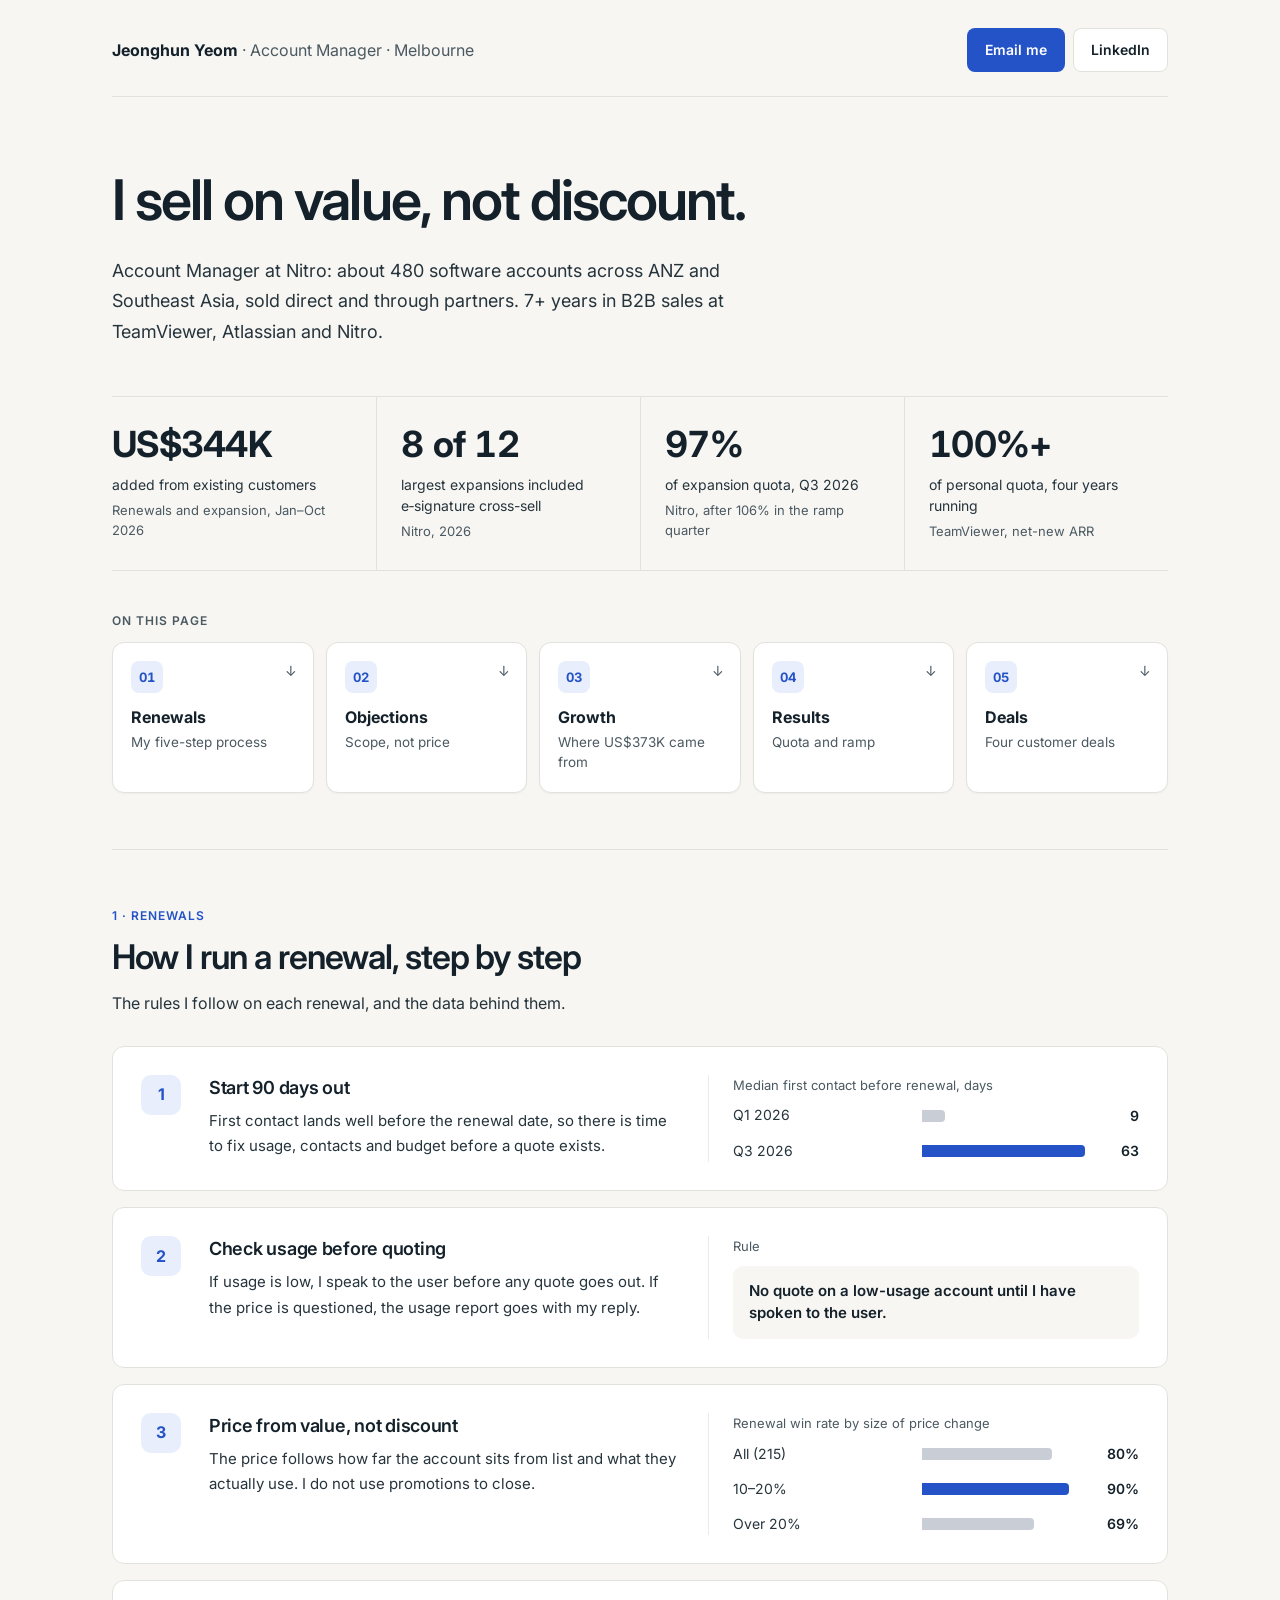
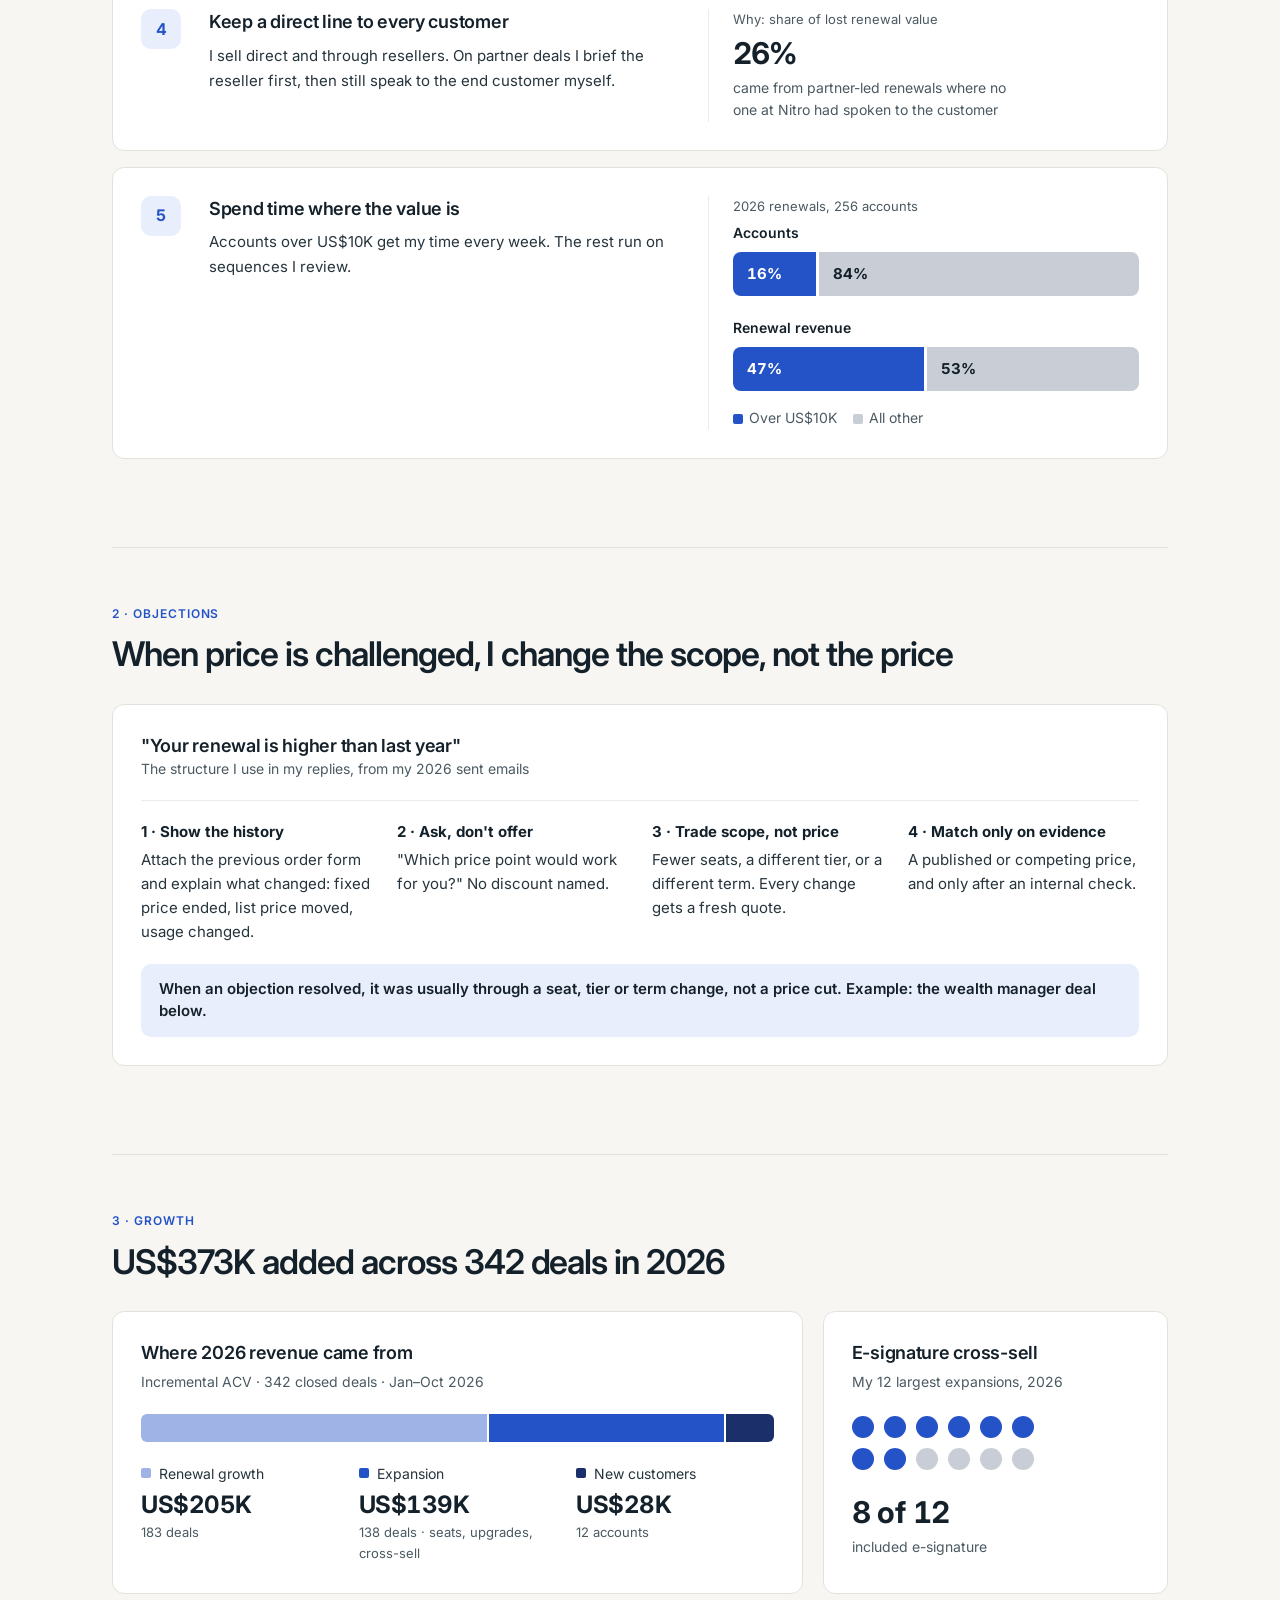
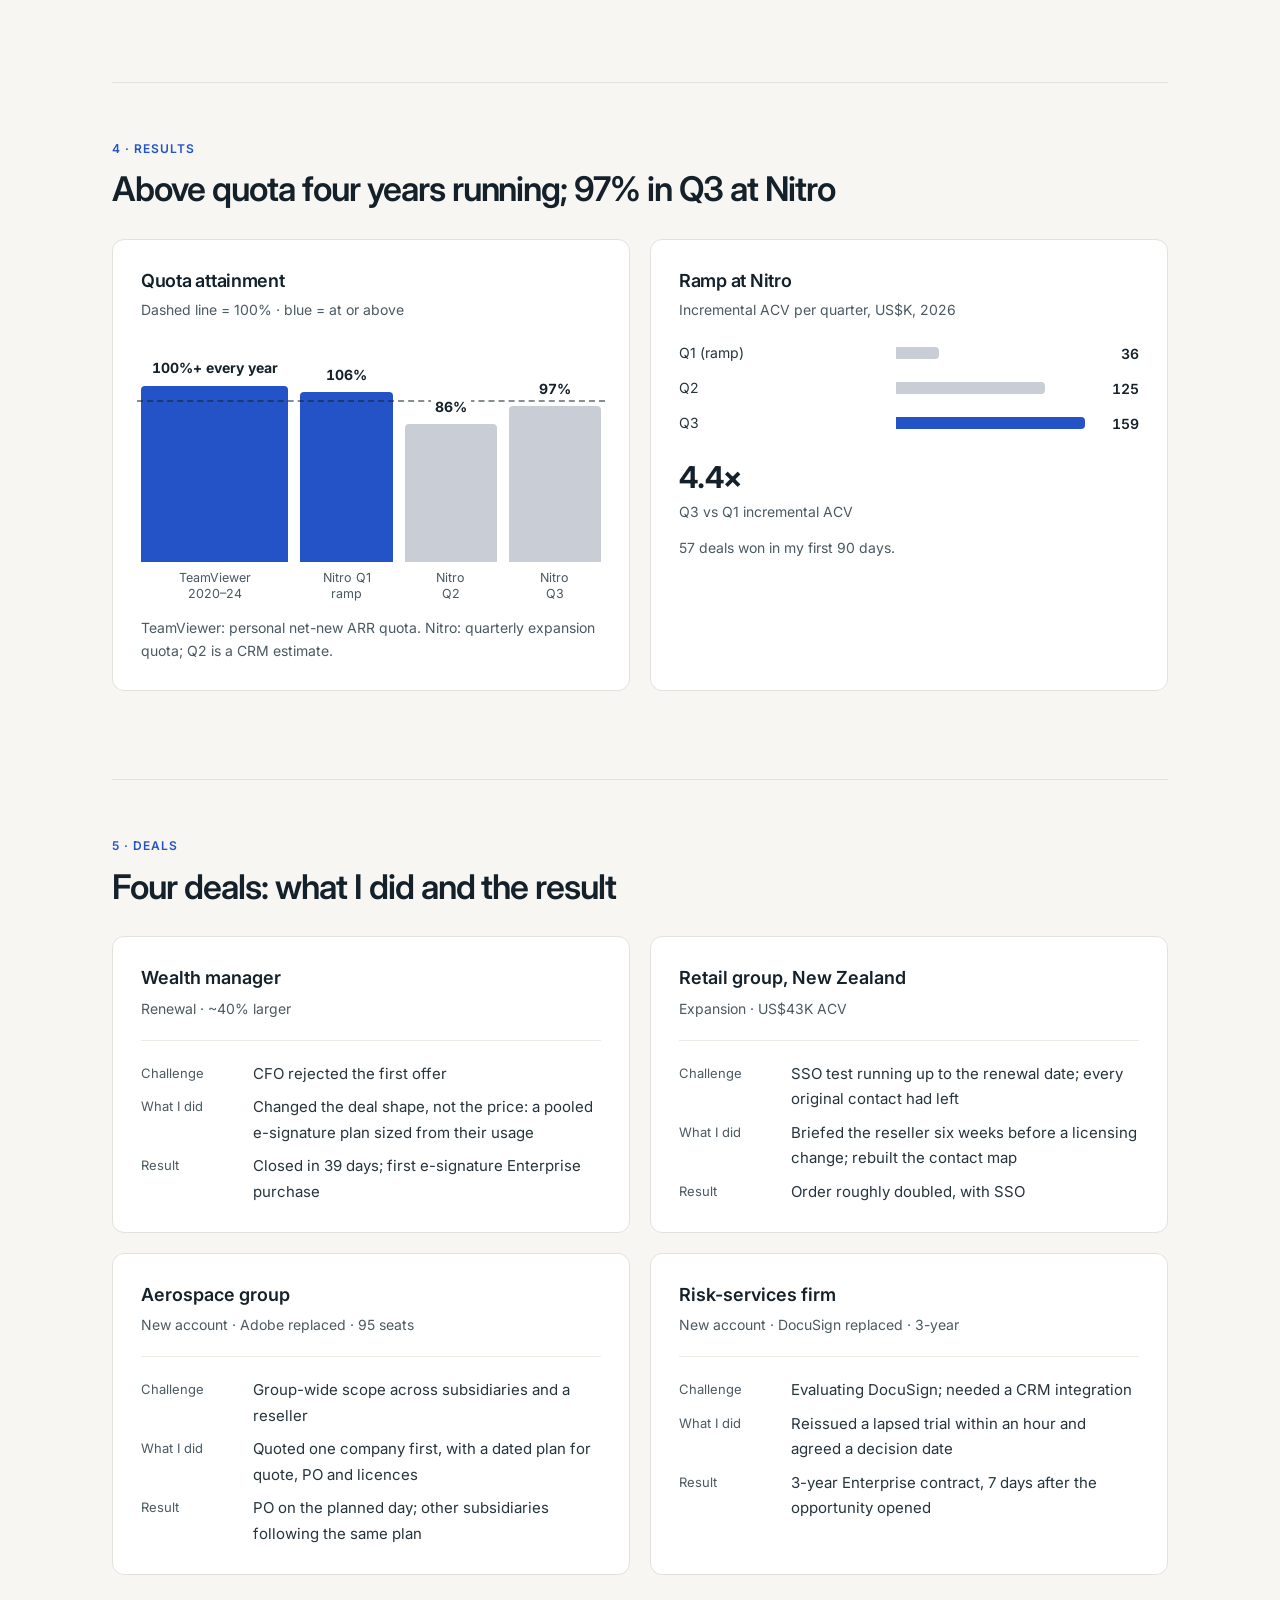
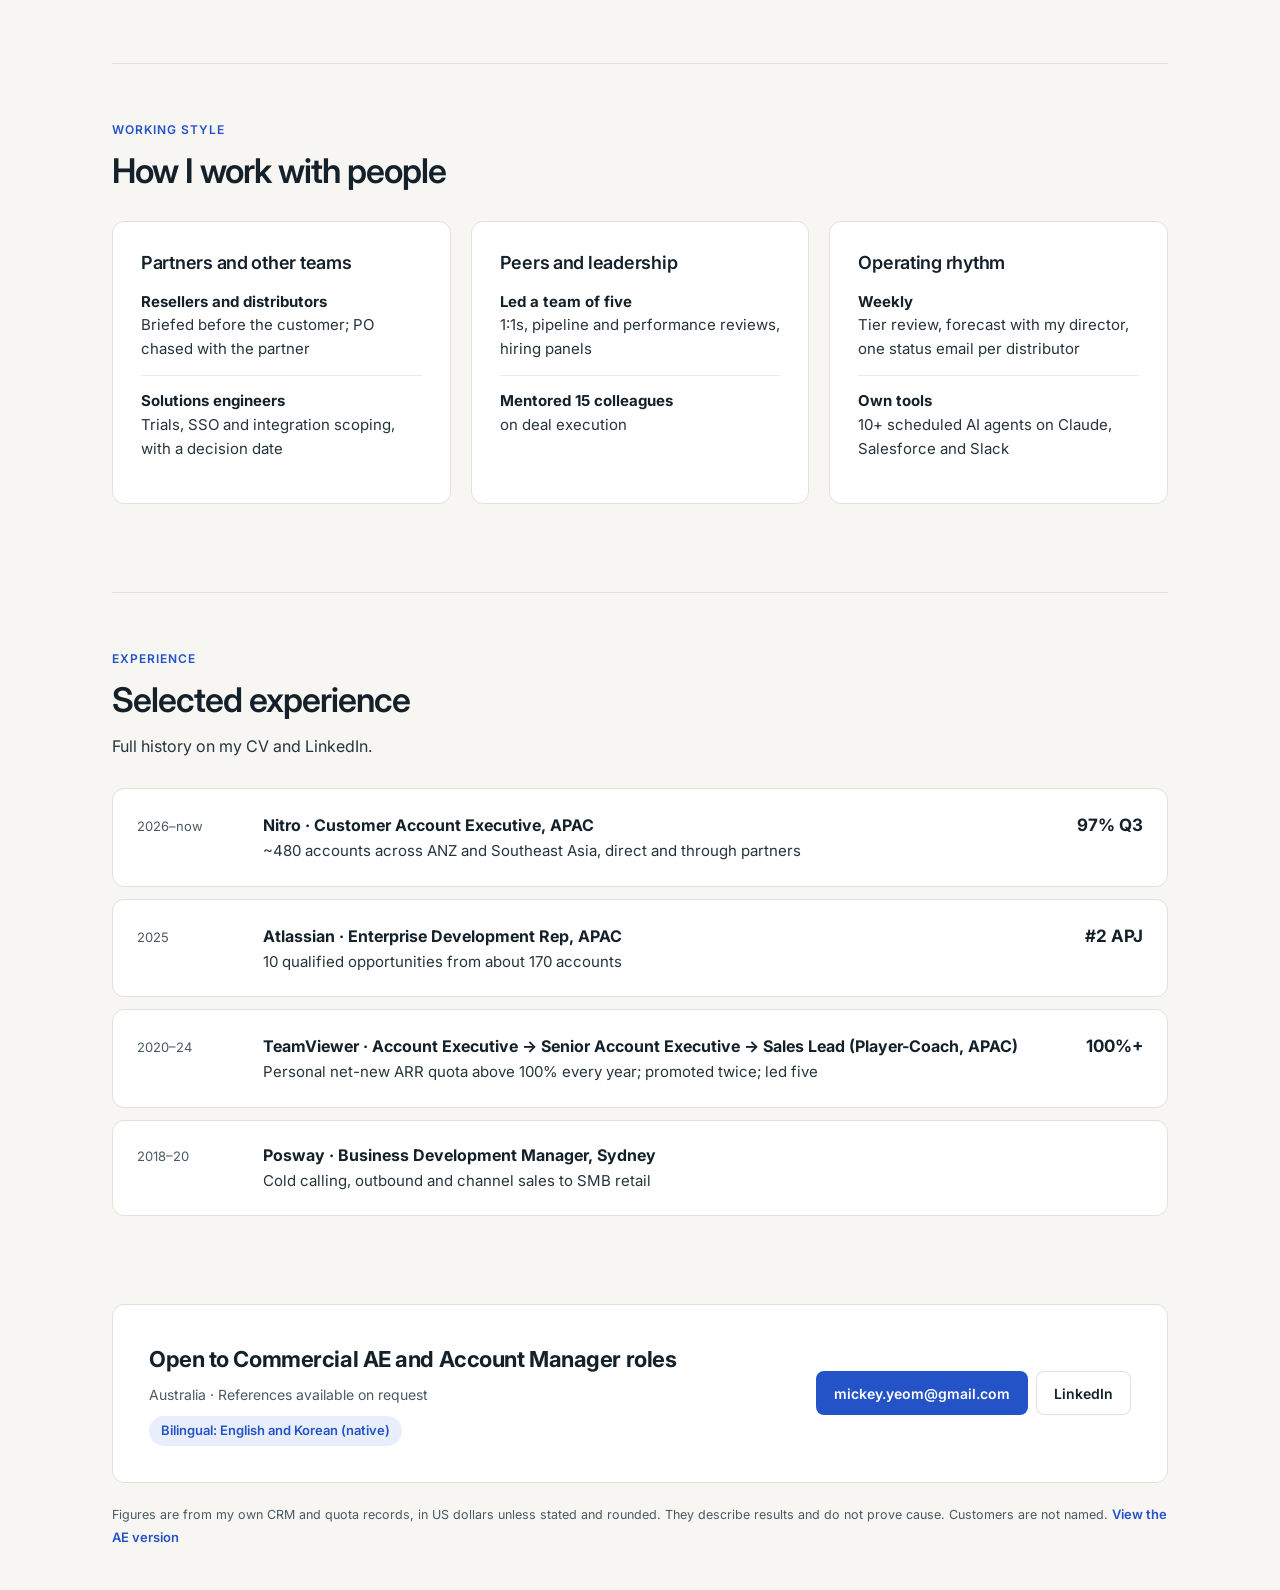
<file: index.html>
<!doctype html>
<html lang="en-AU">
<head>
<meta charset="utf-8">
<meta name="color-scheme" content="light">
<meta name="viewport" content="width=device-width, initial-scale=1">
<meta name="robots" content="noindex, nofollow">
<title>Jeonghun Yeom, Account Manager</title>
<meta name="description" content="Jeonghun Yeom, B2B software account manager in Melbourne. How I run renewals and handle price objections, with the numbers.">
<link rel="preconnect" href="https://fonts.googleapis.com">
<link rel="preconnect" href="https://fonts.gstatic.com" crossorigin>
<link href="https://fonts.googleapis.com/css2?family=Inter:wght@400;500;600;700&display=swap" rel="stylesheet">
<link rel="stylesheet" href="style.css">
</head>
<body>
<a class="skip-link" href="#main">Skip to content</a>
<header class="wrap">
  <div class="top">
    <div class="name">Jeonghun Yeom <span>· Account Manager · Melbourne</span></div>
    <div class="actions">
      <a class="btn" href="mailto:mickey.yeom@gmail.com?subject=Role%20conversation">Email me</a>
      <a class="btn ghost" href="https://www.linkedin.com/in/jhyeom" rel="noopener">LinkedIn</a>
    </div>
  </div>
  <div class="hero">
    <h1>I sell on value, not discount.</h1>
    <p class="sub">Account Manager at Nitro: about 480 software accounts across ANZ and Southeast Asia, sold direct and through partners. 7+ years in B2B sales at TeamViewer, Atlassian and Nitro.</p>
    <div class="kpis"><div class="kpi"><b>US$344K</b><span>added from existing customers</span><em>Renewals and expansion, Jan–Oct 2026</em></div><div class="kpi"><b>8 of 12</b><span>largest expansions included e‑signature cross-sell</span><em>Nitro, 2026</em></div><div class="kpi"><b>97%</b><span>of expansion quota, Q3 2026</span><em>Nitro, after 106% in the ramp quarter</em></div><div class="kpi"><b>100%+</b><span>of personal quota, four years running</span><em>TeamViewer, net-new ARR</em></div></div>
    <nav class="toc" aria-label="On this page"><p class="toc-label">On this page</p><div class="flow" style="grid-template-columns:repeat(5,1fr)"><a href="#process"><i>01</i><b>Renewals</b><span>My five-step process</span></a><a href="#objection"><i>02</i><b>Objections</b><span>Scope, not price</span></a><a href="#grow"><i>03</i><b>Growth</b><span>Where US$373K came from</span></a><a href="#returns"><i>04</i><b>Results</b><span>Quota and ramp</span></a><a href="#deals"><i>05</i><b>Deals</b><span>Four customer deals</span></a></div></nav>
  </div>
</header>
<main class="wrap" id="main">
<section id="process" aria-labelledby="process-h">
  <div class="sh"><div class="step">1 · Renewals</div><h2 id="process-h">How I run a renewal, step by step</h2><p>The rules I follow on each renewal, and the data behind them.</p></div>
<div class="proc"><div class="st"><div class="num">1</div><div><h3>Start 90 days out</h3><p class="d">First contact lands well before the renewal date, so there is time to fix usage, contacts and budget before a quote exists.</p></div><div class="ev"><p class="cap">Median first contact before renewal, days</p><div class="hbars" role="img" aria-label="Q1 2026 9 days, Q3 2026 63 days">
        <div class="hb"><span class="t">Q1 2026</span><div><div class="fill" style="--w:14.3%"></div></div><span class="n">9</span></div>
        <div class="hb hi"><span class="t">Q3 2026</span><div><div class="fill" style="--w:100%"></div></div><span class="n">63</span></div></div></div></div><div class="st"><div class="num">2</div><div><h3>Check usage before quoting</h3><p class="d">If usage is low, I speak to the user before any quote goes out. If the price is questioned, the usage report goes with my reply.</p></div><div class="ev"><p class="cap">Rule</p><p class="rule">No quote on a low-usage account until I have spoken to the user.</p></div></div><div class="st"><div class="num">3</div><div><h3>Price from value, not discount</h3><p class="d">The price follows how far the account sits from list and what they actually use. I do not use promotions to close.</p></div><div class="ev"><p class="cap">Renewal win rate by size of price change</p><div class="hbars" role="img" aria-label="All renewals 80%, 10 to 20% change 90%, over 20% 69%">
        <div class="hb"><span class="t">All (215)</span><div><div class="fill" style="--w:80%"></div></div><span class="n">80%</span></div>
        <div class="hb hi"><span class="t">10–20%</span><div><div class="fill" style="--w:90%"></div></div><span class="n">90%</span></div>
        <div class="hb"><span class="t">Over 20%</span><div><div class="fill" style="--w:69%"></div></div><span class="n">69%</span></div></div></div></div><div class="st"><div class="num">4</div><div><h3>Keep a direct line to every customer</h3><p class="d">I sell direct and through resellers. On partner deals I brief the reseller first, then still speak to the end customer myself.</p></div><div class="ev"><p class="cap">Why: share of lost renewal value</p><div class="big" style="margin-top:0"><b>26%</b><span>came from partner-led renewals where no one at Nitro had spoken to the customer</span></div></div></div><div class="st"><div class="num">5</div><div><h3>Spend time where the value is</h3><p class="d">Accounts over US$10K get my time every week. The rest run on sequences I review.</p></div><div class="ev"><p class="cap">2026 renewals, 256 accounts</p><div class="s100" style="margin-top:0" role="img" aria-label="Accounts over US$10K: 16% of accounts and 47% of renewal revenue">
        <div><p class="lab">Accounts</p><div class="bar"><div class="t1" style="flex:16">16%</div><div class="rest" style="flex:84">84%</div></div></div>
        <div><p class="lab">Renewal revenue</p><div class="bar"><div class="t1" style="flex:47">47%</div><div class="rest" style="flex:53">53%</div></div></div></div>
      <div class="legend"><span><i style="background:var(--accent)"></i>Over US$10K</span><span><i style="background:var(--context)"></i>All other</span></div></div></div></div>
</section>
<section id="objection" aria-labelledby="objection-h">
  <div class="sh"><div class="step">2 · Objections</div><h2 id="objection-h">When price is challenged, I change the scope, not the price</h2></div>
<div class="case">
    <h3>"Your renewal is higher than last year"</h3>
    <p class="sub">The structure I use in my replies, from my 2026 sent emails</p>
    <div class="steps">
      <div><b>1 · Show the history</b>Attach the previous order form and explain what changed: fixed price ended, list price moved, usage changed.</div>
      <div><b>2 · Ask, don't offer</b>"Which price point would work for you?" No discount named.</div>
      <div><b>3 · Trade scope, not price</b>Fewer seats, a different tier, or a different term. Every change gets a fresh quote.</div>
      <div><b>4 · Match only on evidence</b>A published or competing price, and only after an internal check.</div>
    </div>
    <p class="outcome">When an objection resolved, it was usually through a seat, tier or term change, not a price cut. Example: the wealth manager deal below.</p>
  </div>
</section>
<section id="grow" aria-labelledby="grow-h">
  <div class="sh"><div class="step">3 · Growth</div><h2 id="grow-h">US$373K added across 342 deals in 2026</h2></div>
<div class="g g-21"><div class="card">
    <h3>Where 2026 revenue came from</h3><p class="sub">Incremental ACV · 342 closed deals · Jan–Oct 2026</p>
    <div class="split" role="img" aria-label="Renewal growth US$205K from 183 deals; expansion US$139K from 138 deals; new customers US$28K from 12 accounts">
      <div style="flex:205;background:#9fb3e6"></div>
      <div style="flex:139;background:var(--accent)"></div>
      <div style="flex:28;background:#1b2f6b"></div>
    </div>
    <div class="mix">
      <div><p><i style="background:#9fb3e6"></i>Renewal growth</p><b>US$205K</b><span>183 deals</span></div>
      <div><p><i style="background:var(--accent)"></i>Expansion</p><b>US$139K</b><span>138 deals · seats, upgrades, cross-sell</span></div>
      <div><p><i style="background:#1b2f6b"></i>New customers</p><b>US$28K</b><span>12 accounts</span></div>
    </div>
  </div><div class="card">
    <h3>E-signature cross-sell</h3><p class="sub">My 12 largest expansions, 2026</p>
    <div class="dots" role="img" aria-label="8 of 12 largest expansions included e-signature"><i class="on"></i><i class="on"></i><i class="on"></i><i class="on"></i><i class="on"></i><i class="on"></i><i class="on"></i><i class="on"></i><i></i><i></i><i></i><i></i></div>
    <div class="big"><b>8 of 12</b><span>included e-signature</span></div>
  </div></div>
</section>
<section id="returns" aria-labelledby="returns-h">
  <div class="sh"><div class="step">4 · Results</div><h2 id="returns-h">Above quota four years running; 97% in Q3 at Nitro</h2></div>
<div class="g g-11"><div class="card">
      <h3>Quota attainment</h3><p class="sub">Dashed line = 100% · blue = at or above</p>
      <div class="plot" role="img" aria-label="TeamViewer 2020 to 2024 above 100% every year; Nitro Q1 2026 106%, Q2 86%, Q3 97%">
        <div class="ref" style="bottom:80%"></div>
        <div class="b hi" style="--h:88%;flex:1.6"><span>100%+ every year</span></div>
        <div class="b hi" style="--h:84.8%"><span>106%</span></div>
        <div class="b" style="--h:68.8%"><span>86%</span></div>
        <div class="b" style="--h:77.6%"><span>97%</span></div>
      </div>
      <div class="xrow"><span style="flex:1.6">TeamViewer<br>2020–24</span><span>Nitro Q1<br>ramp</span><span>Nitro<br>Q2</span><span>Nitro<br>Q3</span></div>
      <p class="note">TeamViewer: personal net-new ARR quota. Nitro: quarterly expansion quota; Q2 is a CRM estimate.</p>
    </div><div class="card">
      <h3>Ramp at Nitro</h3><p class="sub">Incremental ACV per quarter, US$K, 2026</p>
      <div class="hbars" role="img" aria-label="Q1 36K, Q2 125K, Q3 159K">
        <div class="hb"><span class="t">Q1 (ramp)</span><div><div class="fill" style="--w:22.6%"></div></div><span class="n">36</span></div>
        <div class="hb"><span class="t">Q2</span><div><div class="fill" style="--w:78.6%"></div></div><span class="n">125</span></div>
        <div class="hb hi"><span class="t">Q3</span><div><div class="fill" style="--w:100%"></div></div><span class="n">159</span></div>
      </div>
      <div class="big"><b>4.4×</b><span>Q3 vs Q1 incremental ACV</span></div>
      <p class="note">57 deals won in my first 90 days.</p>
    </div></div>
</section>
<section id="deals" aria-labelledby="deals-h">
  <div class="sh"><div class="step">5 · Deals</div><h2 id="deals-h">Four deals: what I did and the result</h2></div>
<div class="g g-11"><div class="deal"><div class="hd"><b>Wealth manager</b><span>Renewal · ~40% larger</span></div><dl><dt>Challenge</dt><dd>CFO rejected the first offer</dd><dt>What I did</dt><dd>Changed the deal shape, not the price: a pooled e-signature plan sized from their usage</dd><dt>Result</dt><dd>Closed in 39 days; first e-signature Enterprise purchase</dd></dl></div><div class="deal"><div class="hd"><b>Retail group, New Zealand</b><span>Expansion · US$43K ACV</span></div><dl><dt>Challenge</dt><dd>SSO test running up to the renewal date; every original contact had left</dd><dt>What I did</dt><dd>Briefed the reseller six weeks before a licensing change; rebuilt the contact map</dd><dt>Result</dt><dd>Order roughly doubled, with SSO</dd></dl></div><div class="deal"><div class="hd"><b>Aerospace group</b><span>New account · Adobe replaced · 95 seats</span></div><dl><dt>Challenge</dt><dd>Group-wide scope across subsidiaries and a reseller</dd><dt>What I did</dt><dd>Quoted one company first, with a dated plan for quote, PO and licences</dd><dt>Result</dt><dd>PO on the planned day; other subsidiaries following the same plan</dd></dl></div><div class="deal"><div class="hd"><b>Risk-services firm</b><span>New account · DocuSign replaced · 3-year</span></div><dl><dt>Challenge</dt><dd>Evaluating DocuSign; needed a CRM integration</dd><dt>What I did</dt><dd>Reissued a lapsed trial within an hour and agreed a decision date</dd><dt>Result</dt><dd>3-year Enterprise contract, 7 days after the opportunity opened</dd></dl></div></div>
</section>
<section id="people" aria-labelledby="people-h">
  <div class="sh"><div class="step">Working style</div><h2 id="people-h">How I work with people</h2></div>
<div class="g g-111">
    <div class="card"><h3>Partners and other teams</h3><div class="mini"><div><b>Resellers and distributors</b>Briefed before the customer; PO chased with the partner</div><div><b>Solutions engineers</b>Trials, SSO and integration scoping, with a decision date</div></div></div>
    <div class="card"><h3>Peers and leadership</h3><div class="mini"><div><b>Led a team of five</b>1:1s, pipeline and performance reviews, hiring panels</div><div><b>Mentored 15 colleagues</b>on deal execution</div></div></div>
    <div class="card"><h3>Operating rhythm</h3><div class="mini"><div><b>Weekly</b>Tier review, forecast with my director, one status email per distributor</div><div><b>Own tools</b>10+ scheduled AI agents on Claude, Salesforce and Slack</div></div></div>
  </div>
</section>
<section id="career" aria-labelledby="career-h">
  <div class="sh"><div class="step">Experience</div><h2 id="career-h">Selected experience</h2><p>Full history on my CV and LinkedIn.</p></div>
<div class="tl">
    <div class="r"><span class="y">2026–now</span><div class="w"><b>Nitro · Customer Account Executive, APAC</b><span>~480 accounts across ANZ and Southeast Asia, direct and through partners</span></div><span class="k">97% Q3</span></div>
    <div class="r"><span class="y">2025</span><div class="w"><b>Atlassian · Enterprise Development Rep, APAC</b><span>10 qualified opportunities from about 170 accounts</span></div><span class="k">#2 APJ</span></div>
    <div class="r"><span class="y">2020–24</span><div class="w"><b>TeamViewer · Account Executive → Senior Account Executive → Sales Lead (Player-Coach, APAC)</b><span>Personal net-new ARR quota above 100% every year; promoted twice; led five</span></div><span class="k">100%+</span></div>
    <div class="r"><span class="y">2018–20</span><div class="w"><b>Posway · Business Development Manager, Sydney</b><span>Cold calling, outbound and channel sales to SMB retail</span></div><span class="k"></span></div>
  </div>
</section>
</main>
<footer class="wrap">
  <div class="contact">
    <div><h2>Open to Commercial AE and Account Manager roles</h2><p>Australia · References available on request</p><p class="lang">Bilingual: English and Korean (native)</p></div>
    <div class="actions"><a class="btn" href="mailto:mickey.yeom@gmail.com?subject=Role%20conversation">mickey.yeom@gmail.com</a><a class="btn ghost" href="https://www.linkedin.com/in/jhyeom" rel="noopener">LinkedIn</a></div>
  </div>
  <p class="fine">Figures are from my own CRM and quota records, in US dollars unless stated and rounded. They describe results and do not prove cause. Customers are not named. <span class="switch"><a href="ae/">View the AE version</a></span></p>
</footer>
</body>
</html>
</file>
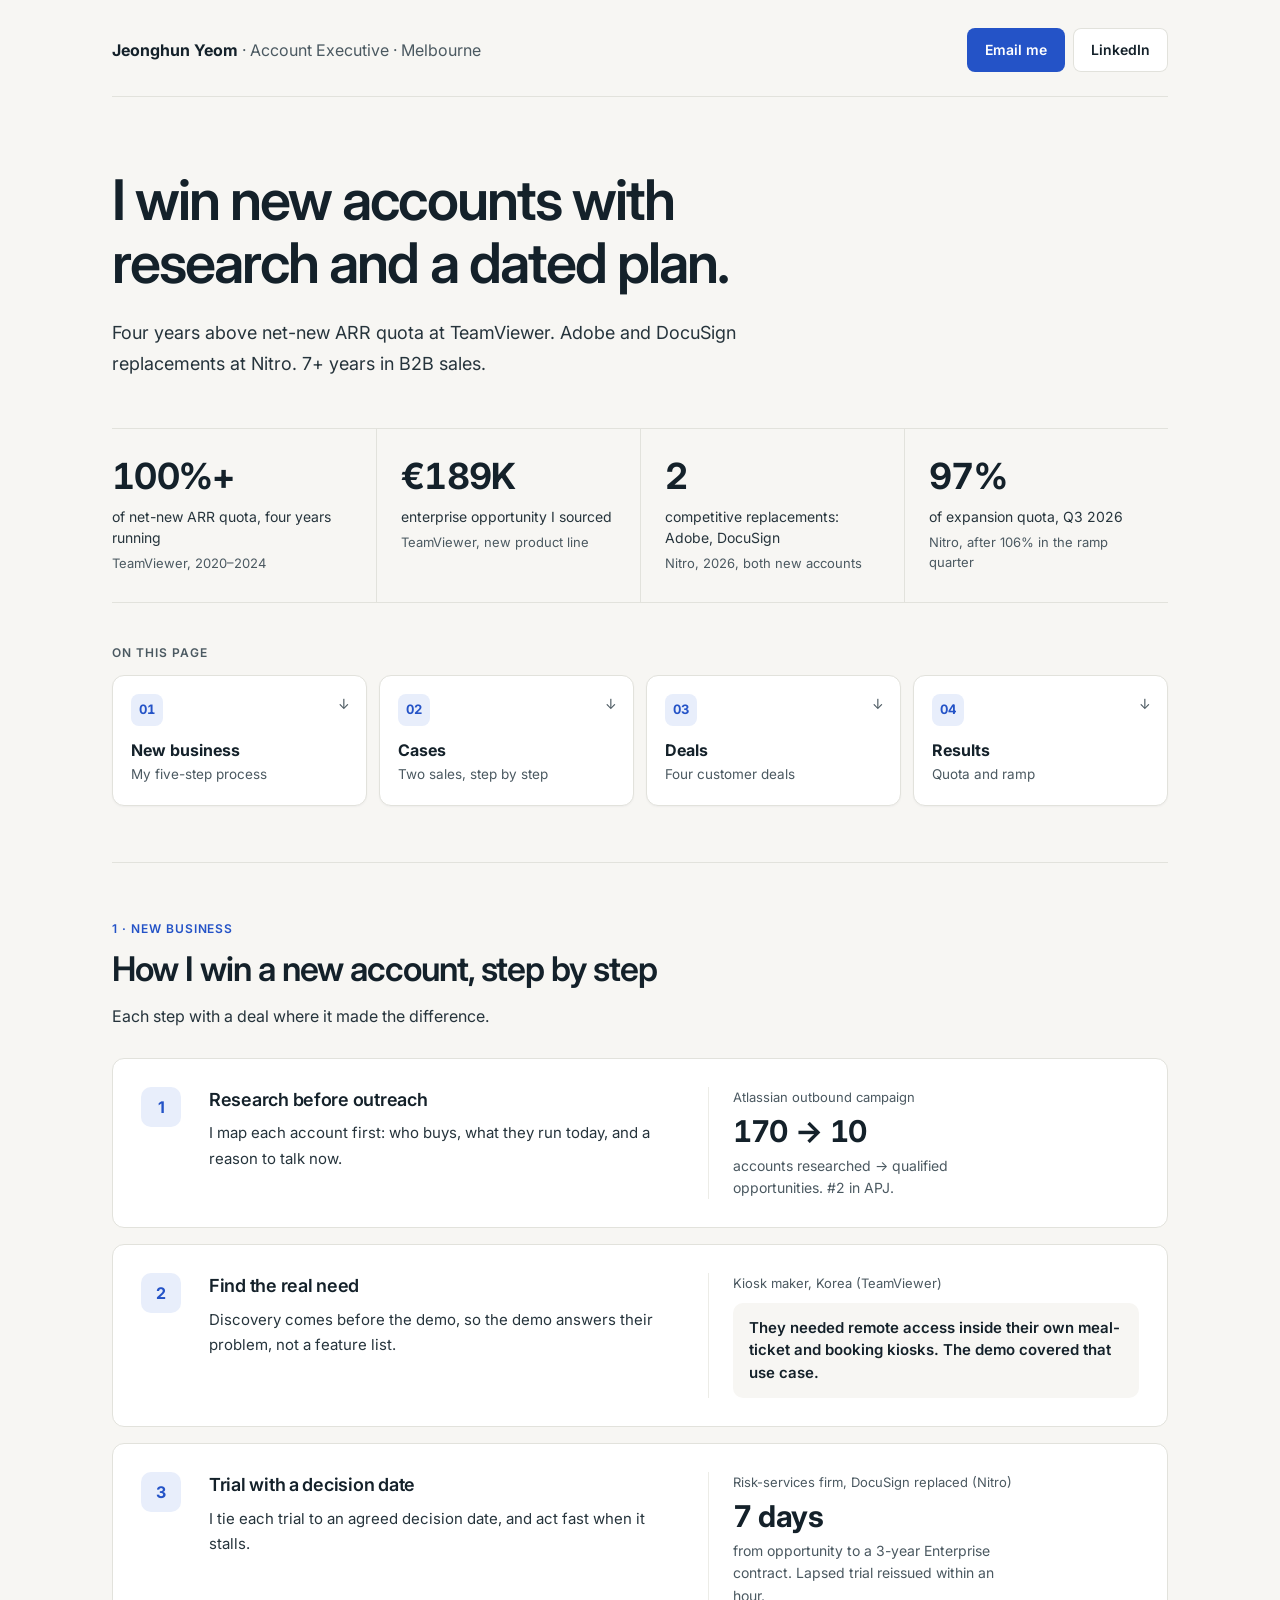
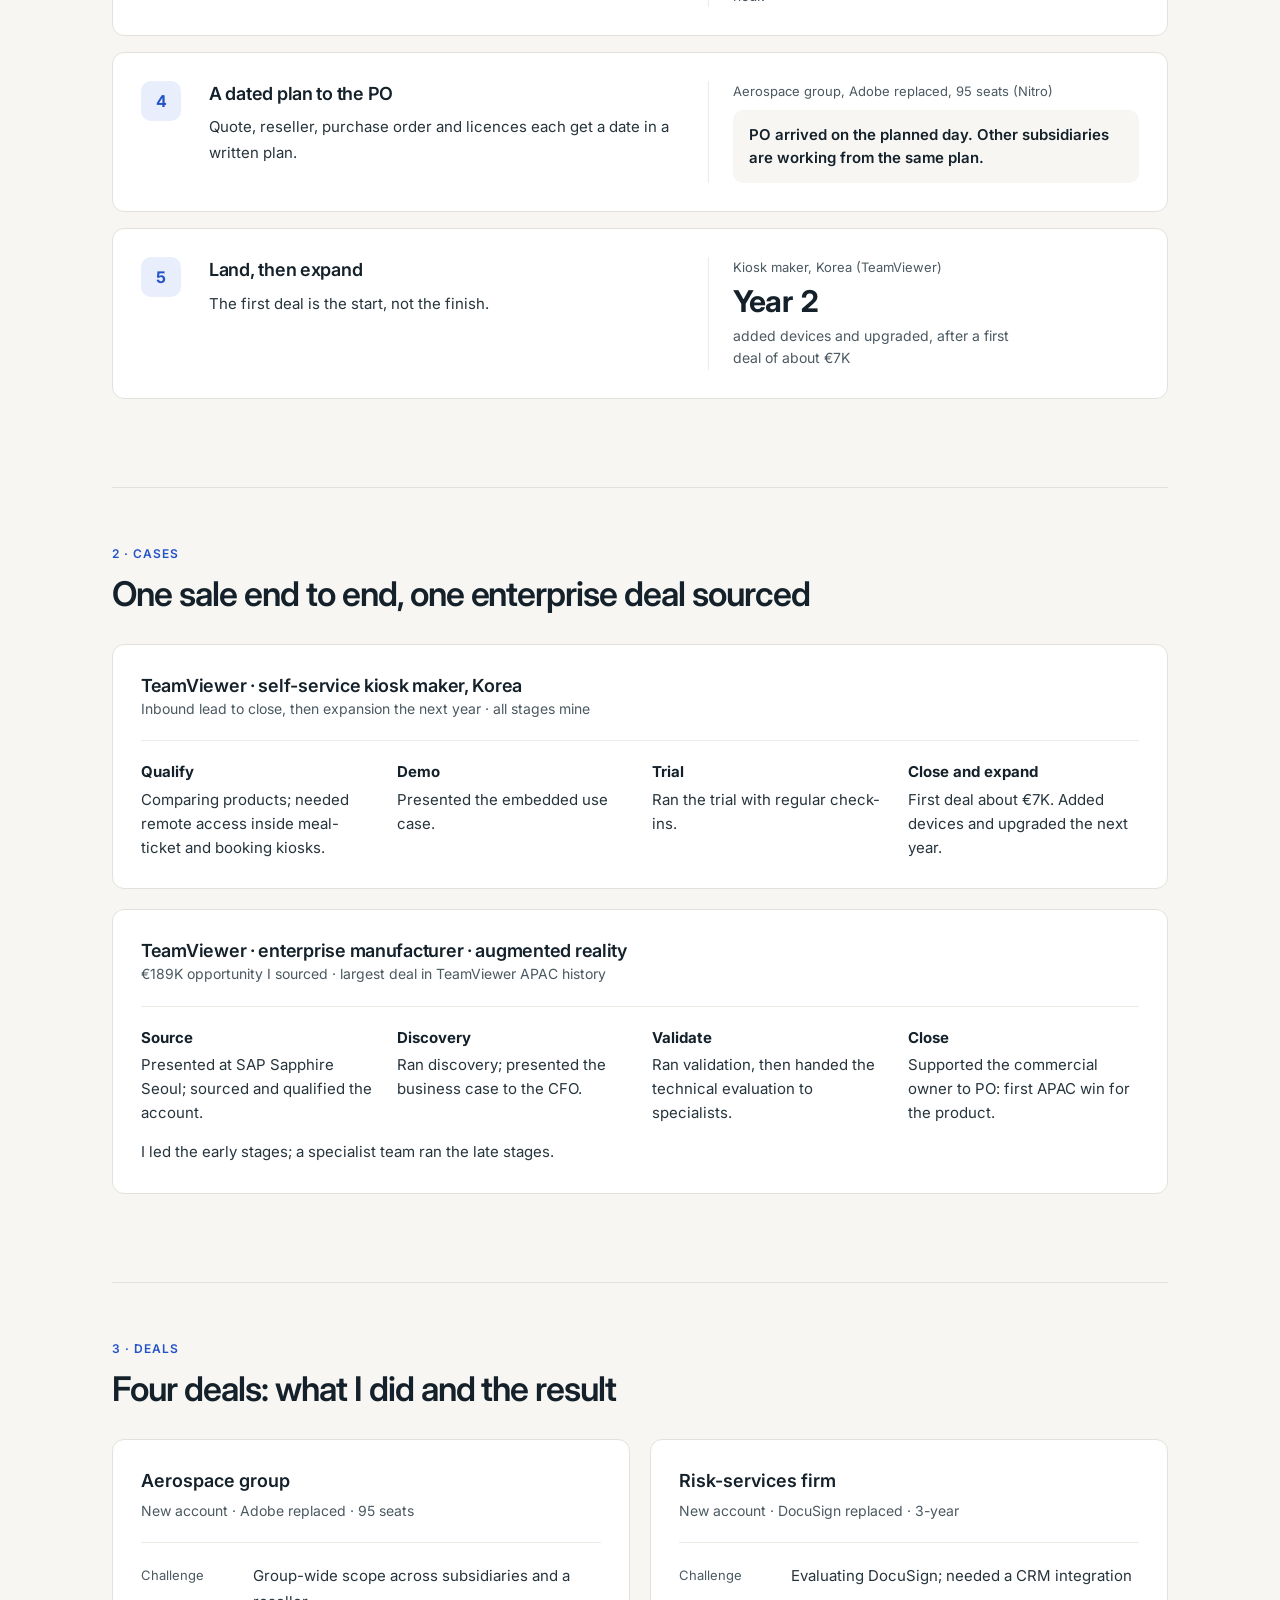
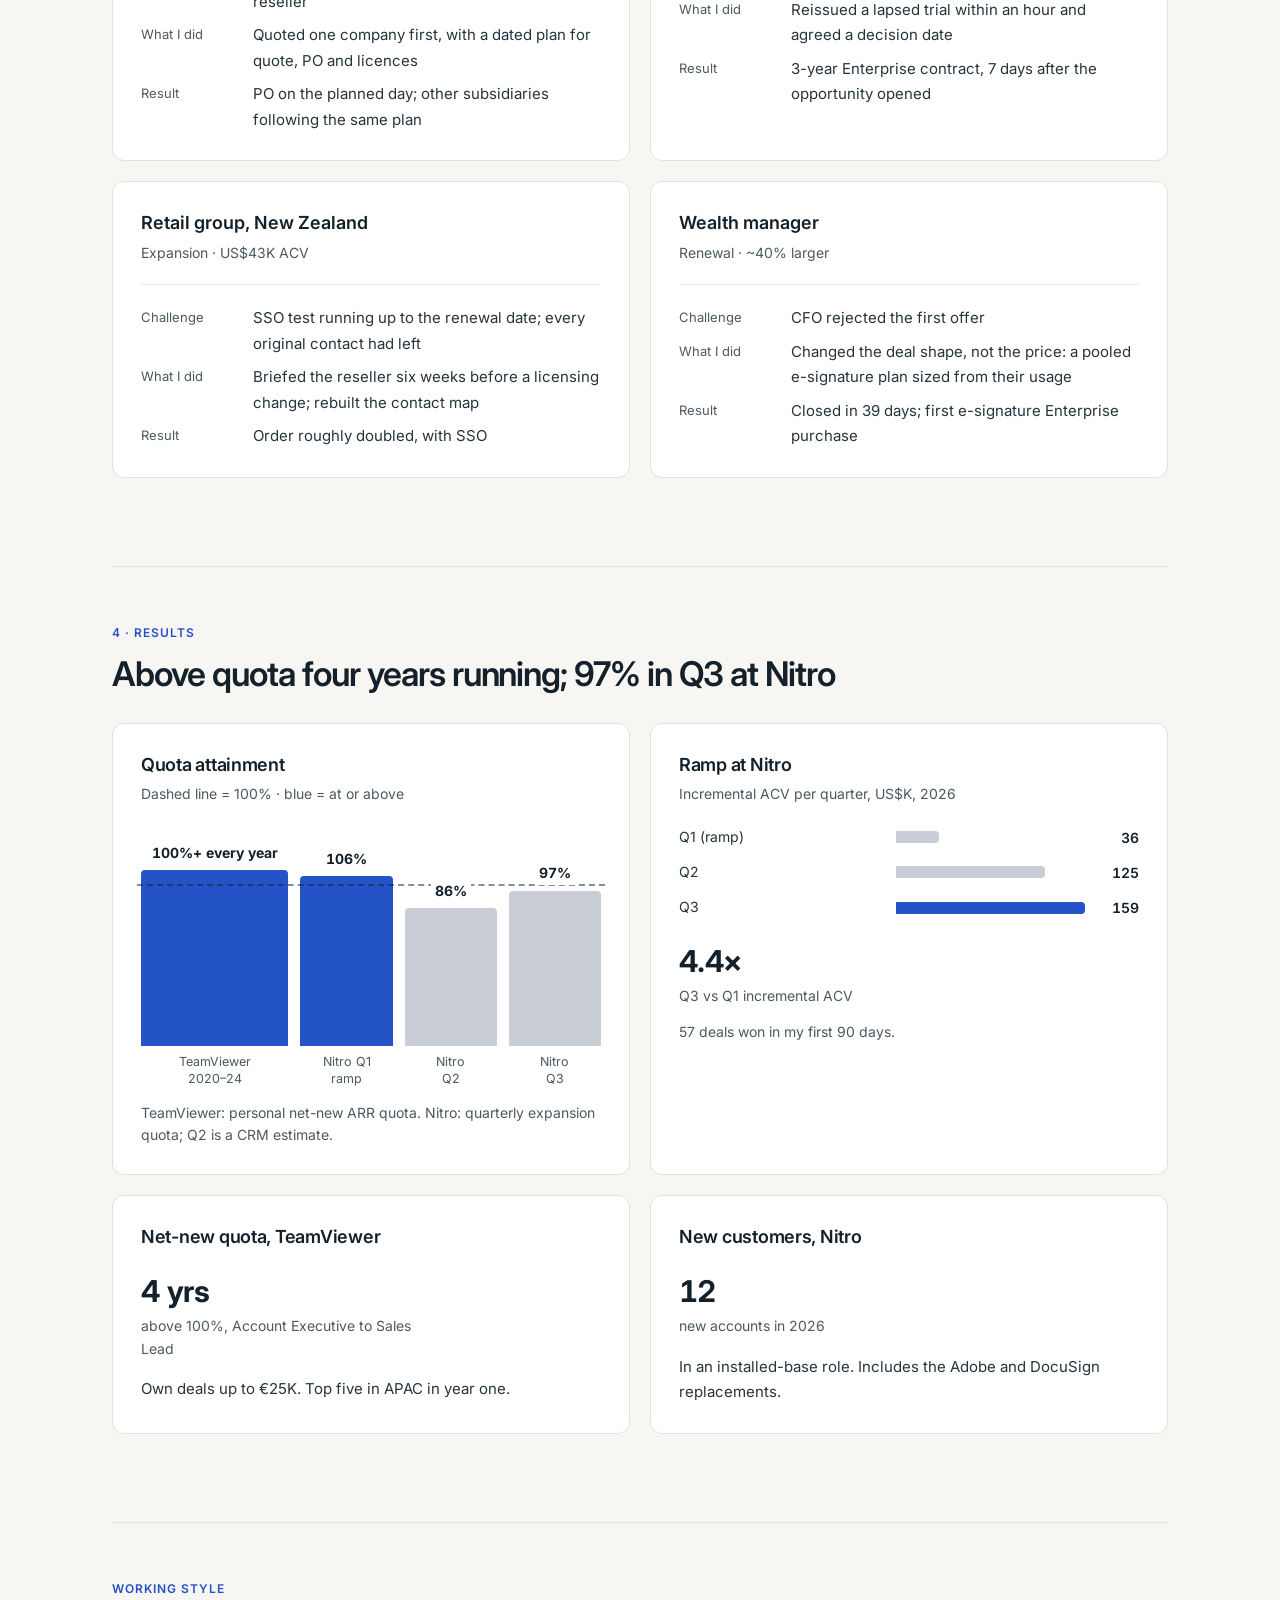
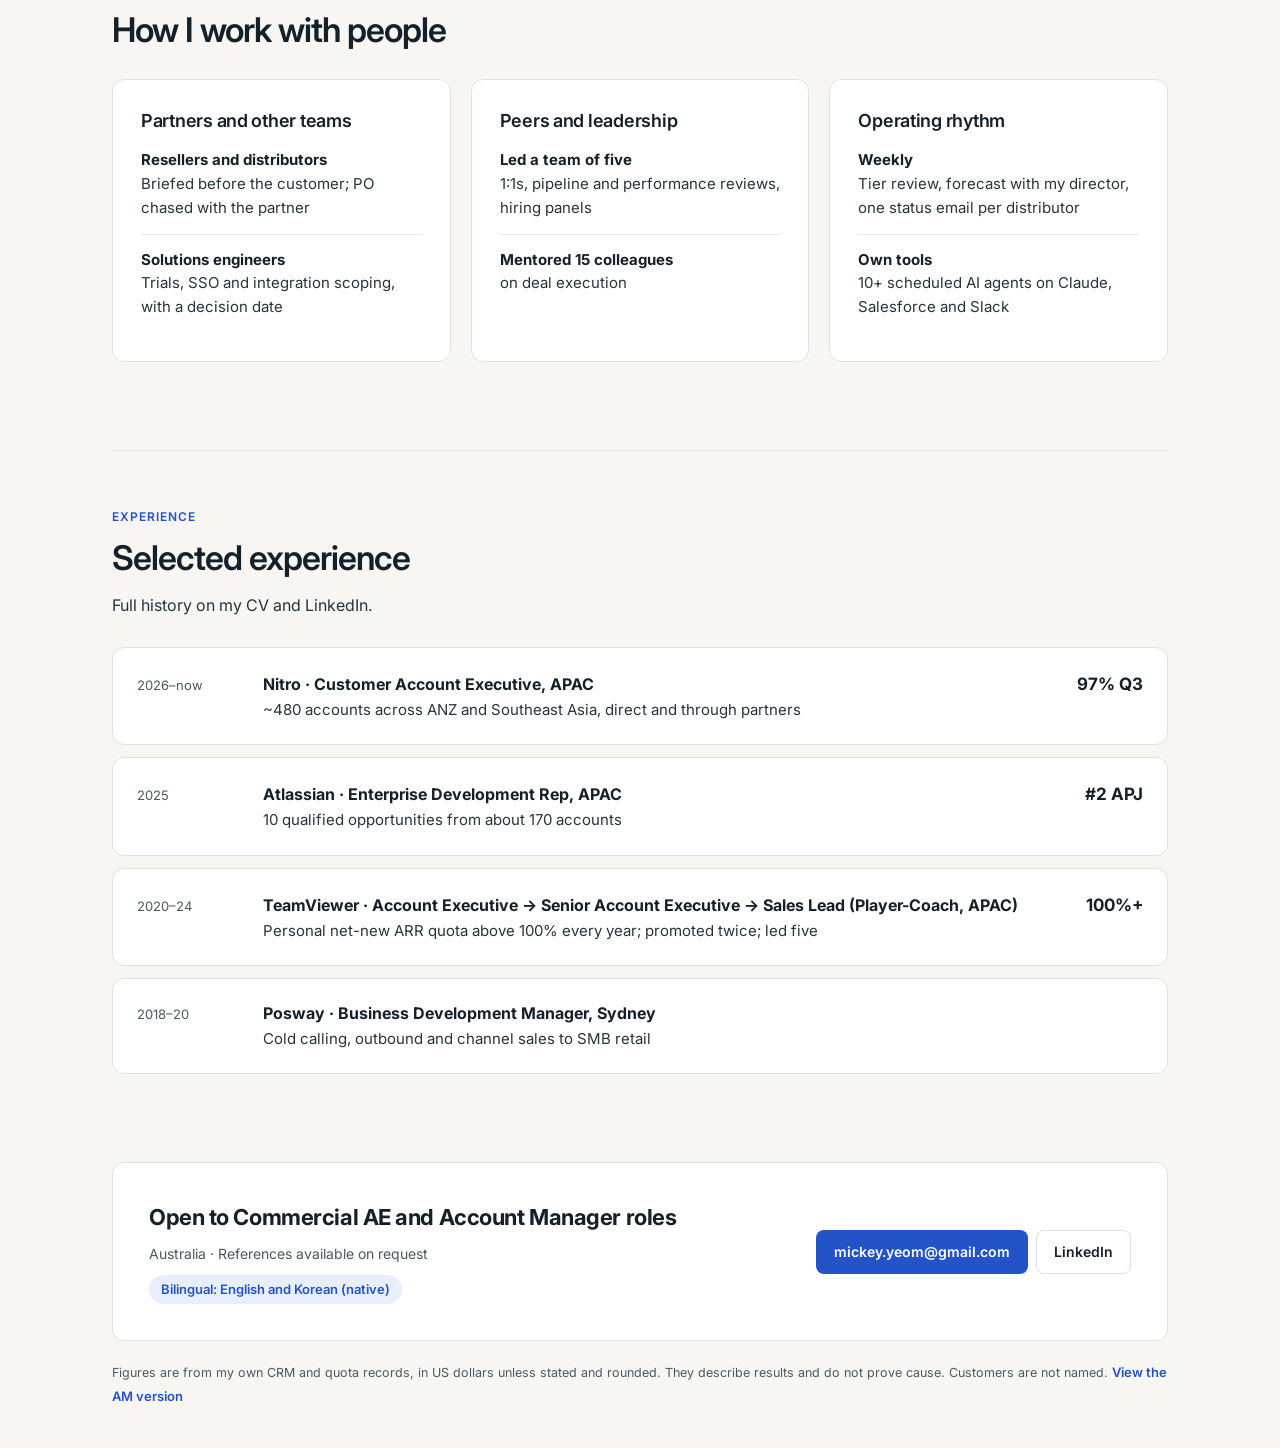
<file: ae/index.html>
<!doctype html>
<html lang="en-AU">
<head>
<meta charset="utf-8">
<meta name="color-scheme" content="light">
<meta name="viewport" content="width=device-width, initial-scale=1">
<meta name="robots" content="noindex, nofollow">
<title>Jeonghun Yeom, Account Executive</title>
<meta name="description" content="Jeonghun Yeom, B2B software Account Executive in Melbourne. How I win new accounts, step by step, with the numbers.">
<link rel="preconnect" href="https://fonts.googleapis.com">
<link rel="preconnect" href="https://fonts.gstatic.com" crossorigin>
<link href="https://fonts.googleapis.com/css2?family=Inter:wght@400;500;600;700&display=swap" rel="stylesheet">
<link rel="stylesheet" href="../style.css">
</head>
<body>
<a class="skip-link" href="#main">Skip to content</a>
<header class="wrap">
  <div class="top">
    <div class="name">Jeonghun Yeom <span>· Account Executive · Melbourne</span></div>
    <div class="actions">
      <a class="btn" href="mailto:mickey.yeom@gmail.com?subject=Role%20conversation">Email me</a>
      <a class="btn ghost" href="https://www.linkedin.com/in/jhyeom" rel="noopener">LinkedIn</a>
    </div>
  </div>
  <div class="hero">
    <h1>I win new accounts with research and a dated plan.</h1>
    <p class="sub">Four years above net-new ARR quota at TeamViewer. Adobe and DocuSign replacements at Nitro. 7+ years in B2B sales.</p>
    <div class="kpis"><div class="kpi"><b>100%+</b><span>of net-new ARR quota, four years running</span><em>TeamViewer, 2020–2024</em></div><div class="kpi"><b>€189K</b><span>enterprise opportunity I sourced</span><em>TeamViewer, new product line</em></div><div class="kpi"><b>2</b><span>competitive replacements: Adobe, DocuSign</span><em>Nitro, 2026, both new accounts</em></div><div class="kpi"><b>97%</b><span>of expansion quota, Q3 2026</span><em>Nitro, after 106% in the ramp quarter</em></div></div>
    <nav class="toc" aria-label="On this page"><p class="toc-label">On this page</p><div class="flow" style="grid-template-columns:repeat(4,1fr)"><a href="#process"><i>01</i><b>New business</b><span>My five-step process</span></a><a href="#case"><i>02</i><b>Cases</b><span>Two sales, step by step</span></a><a href="#deals"><i>03</i><b>Deals</b><span>Four customer deals</span></a><a href="#territory"><i>04</i><b>Results</b><span>Quota and ramp</span></a></div></nav>
  </div>
</header>
<main class="wrap" id="main">
<section id="process" aria-labelledby="process-h">
  <div class="sh"><div class="step">1 · New business</div><h2 id="process-h">How I win a new account, step by step</h2><p>Each step with a deal where it made the difference.</p></div>
<div class="proc"><div class="st"><div class="num">1</div><div><h3>Research before outreach</h3><p class="d">I map each account first: who buys, what they run today, and a reason to talk now.</p></div><div class="ev"><p class="cap">Atlassian outbound campaign</p><div class="big" style="margin-top:0"><b>170 → 10</b><span>accounts researched → qualified opportunities. #2 in APJ.</span></div></div></div><div class="st"><div class="num">2</div><div><h3>Find the real need</h3><p class="d">Discovery comes before the demo, so the demo answers their problem, not a feature list.</p></div><div class="ev"><p class="cap">Kiosk maker, Korea (TeamViewer)</p><p class="rule">They needed remote access inside their own meal-ticket and booking kiosks. The demo covered that use case.</p></div></div><div class="st"><div class="num">3</div><div><h3>Trial with a decision date</h3><p class="d">I tie each trial to an agreed decision date, and act fast when it stalls.</p></div><div class="ev"><p class="cap">Risk-services firm, DocuSign replaced (Nitro)</p><div class="big" style="margin-top:0"><b>7 days</b><span>from opportunity to a 3-year Enterprise contract. Lapsed trial reissued within an hour.</span></div></div></div><div class="st"><div class="num">4</div><div><h3>A dated plan to the PO</h3><p class="d">Quote, reseller, purchase order and licences each get a date in a written plan.</p></div><div class="ev"><p class="cap">Aerospace group, Adobe replaced, 95 seats (Nitro)</p><p class="rule">PO arrived on the planned day. Other subsidiaries are working from the same plan.</p></div></div><div class="st"><div class="num">5</div><div><h3>Land, then expand</h3><p class="d">The first deal is the start, not the finish.</p></div><div class="ev"><p class="cap">Kiosk maker, Korea (TeamViewer)</p><div class="big" style="margin-top:0"><b>Year 2</b><span>added devices and upgraded, after a first deal of about €7K</span></div></div></div></div>
</section>
<section id="case" aria-labelledby="case-h">
  <div class="sh"><div class="step">2 · Cases</div><h2 id="case-h">One sale end to end, one enterprise deal sourced</h2></div>
<div class="case">
    <h3>TeamViewer · self-service kiosk maker, Korea</h3>
    <p class="sub">Inbound lead to close, then expansion the next year · all stages mine</p>
    <div class="steps">
      <div><b>Qualify</b>Comparing products; needed remote access inside meal-ticket and booking kiosks.</div>
      <div><b>Demo</b>Presented the embedded use case.</div>
      <div><b>Trial</b>Ran the trial with regular check-ins.</div>
      <div><b>Close and expand</b>First deal about €7K. Added devices and upgraded the next year.</div>
    </div>
  </div><div class="case" style="margin-top:var(--gap)">
    <h3>TeamViewer · enterprise manufacturer · augmented reality</h3>
    <p class="sub">€189K opportunity I sourced · largest deal in TeamViewer APAC history</p>
    <div class="steps">
      <div><b>Source</b>Presented at SAP Sapphire Seoul; sourced and qualified the account.</div>
      <div><b>Discovery</b>Ran discovery; presented the business case to the CFO.</div>
      <div><b>Validate</b>Ran validation, then handed the technical evaluation to specialists.</div>
      <div><b>Close</b>Supported the commercial owner to PO: first APAC win for the product.</div>
    </div>
    <p class="note">I led the early stages; a specialist team ran the late stages.</p>
  </div>
</section>
<section id="deals" aria-labelledby="deals-h">
  <div class="sh"><div class="step">3 · Deals</div><h2 id="deals-h">Four deals: what I did and the result</h2></div>
<div class="g g-11"><div class="deal"><div class="hd"><b>Aerospace group</b><span>New account · Adobe replaced · 95 seats</span></div><dl><dt>Challenge</dt><dd>Group-wide scope across subsidiaries and a reseller</dd><dt>What I did</dt><dd>Quoted one company first, with a dated plan for quote, PO and licences</dd><dt>Result</dt><dd>PO on the planned day; other subsidiaries following the same plan</dd></dl></div><div class="deal"><div class="hd"><b>Risk-services firm</b><span>New account · DocuSign replaced · 3-year</span></div><dl><dt>Challenge</dt><dd>Evaluating DocuSign; needed a CRM integration</dd><dt>What I did</dt><dd>Reissued a lapsed trial within an hour and agreed a decision date</dd><dt>Result</dt><dd>3-year Enterprise contract, 7 days after the opportunity opened</dd></dl></div><div class="deal"><div class="hd"><b>Retail group, New Zealand</b><span>Expansion · US$43K ACV</span></div><dl><dt>Challenge</dt><dd>SSO test running up to the renewal date; every original contact had left</dd><dt>What I did</dt><dd>Briefed the reseller six weeks before a licensing change; rebuilt the contact map</dd><dt>Result</dt><dd>Order roughly doubled, with SSO</dd></dl></div><div class="deal"><div class="hd"><b>Wealth manager</b><span>Renewal · ~40% larger</span></div><dl><dt>Challenge</dt><dd>CFO rejected the first offer</dd><dt>What I did</dt><dd>Changed the deal shape, not the price: a pooled e-signature plan sized from their usage</dd><dt>Result</dt><dd>Closed in 39 days; first e-signature Enterprise purchase</dd></dl></div></div>
</section>
<section id="territory" aria-labelledby="territory-h">
  <div class="sh"><div class="step">4 · Results</div><h2 id="territory-h">Above quota four years running; 97% in Q3 at Nitro</h2></div>
<div class="g g-11"><div class="card">
      <h3>Quota attainment</h3><p class="sub">Dashed line = 100% · blue = at or above</p>
      <div class="plot" role="img" aria-label="TeamViewer 2020 to 2024 above 100% every year; Nitro Q1 2026 106%, Q2 86%, Q3 97%">
        <div class="ref" style="bottom:80%"></div>
        <div class="b hi" style="--h:88%;flex:1.6"><span>100%+ every year</span></div>
        <div class="b hi" style="--h:84.8%"><span>106%</span></div>
        <div class="b" style="--h:68.8%"><span>86%</span></div>
        <div class="b" style="--h:77.6%"><span>97%</span></div>
      </div>
      <div class="xrow"><span style="flex:1.6">TeamViewer<br>2020–24</span><span>Nitro Q1<br>ramp</span><span>Nitro<br>Q2</span><span>Nitro<br>Q3</span></div>
      <p class="note">TeamViewer: personal net-new ARR quota. Nitro: quarterly expansion quota; Q2 is a CRM estimate.</p>
    </div><div class="card">
      <h3>Ramp at Nitro</h3><p class="sub">Incremental ACV per quarter, US$K, 2026</p>
      <div class="hbars" role="img" aria-label="Q1 36K, Q2 125K, Q3 159K">
        <div class="hb"><span class="t">Q1 (ramp)</span><div><div class="fill" style="--w:22.6%"></div></div><span class="n">36</span></div>
        <div class="hb"><span class="t">Q2</span><div><div class="fill" style="--w:78.6%"></div></div><span class="n">125</span></div>
        <div class="hb hi"><span class="t">Q3</span><div><div class="fill" style="--w:100%"></div></div><span class="n">159</span></div>
      </div>
      <div class="big"><b>4.4×</b><span>Q3 vs Q1 incremental ACV</span></div>
      <p class="note">57 deals won in my first 90 days.</p>
    </div></div>
<div class="g g-11" style="margin-top:var(--gap)">
    <div class="card"><h3>Net-new quota, TeamViewer</h3><div class="big"><b>4 yrs</b><span>above 100%, Account Executive to Sales Lead</span></div><p class="t">Own deals up to €25K. Top five in APAC in year one.</p></div>
    <div class="card"><h3>New customers, Nitro</h3><div class="big"><b>12</b><span>new accounts in 2026</span></div><p class="t">In an installed-base role. Includes the Adobe and DocuSign replacements.</p></div>
  </div>
</section>
<section id="people" aria-labelledby="people-h">
  <div class="sh"><div class="step">Working style</div><h2 id="people-h">How I work with people</h2></div>
<div class="g g-111">
    <div class="card"><h3>Partners and other teams</h3><div class="mini"><div><b>Resellers and distributors</b>Briefed before the customer; PO chased with the partner</div><div><b>Solutions engineers</b>Trials, SSO and integration scoping, with a decision date</div></div></div>
    <div class="card"><h3>Peers and leadership</h3><div class="mini"><div><b>Led a team of five</b>1:1s, pipeline and performance reviews, hiring panels</div><div><b>Mentored 15 colleagues</b>on deal execution</div></div></div>
    <div class="card"><h3>Operating rhythm</h3><div class="mini"><div><b>Weekly</b>Tier review, forecast with my director, one status email per distributor</div><div><b>Own tools</b>10+ scheduled AI agents on Claude, Salesforce and Slack</div></div></div>
  </div>
</section>
<section id="career" aria-labelledby="career-h">
  <div class="sh"><div class="step">Experience</div><h2 id="career-h">Selected experience</h2><p>Full history on my CV and LinkedIn.</p></div>
<div class="tl">
    <div class="r"><span class="y">2026–now</span><div class="w"><b>Nitro · Customer Account Executive, APAC</b><span>~480 accounts across ANZ and Southeast Asia, direct and through partners</span></div><span class="k">97% Q3</span></div>
    <div class="r"><span class="y">2025</span><div class="w"><b>Atlassian · Enterprise Development Rep, APAC</b><span>10 qualified opportunities from about 170 accounts</span></div><span class="k">#2 APJ</span></div>
    <div class="r"><span class="y">2020–24</span><div class="w"><b>TeamViewer · Account Executive → Senior Account Executive → Sales Lead (Player-Coach, APAC)</b><span>Personal net-new ARR quota above 100% every year; promoted twice; led five</span></div><span class="k">100%+</span></div>
    <div class="r"><span class="y">2018–20</span><div class="w"><b>Posway · Business Development Manager, Sydney</b><span>Cold calling, outbound and channel sales to SMB retail</span></div><span class="k"></span></div>
  </div>
</section>
</main>
<footer class="wrap">
  <div class="contact">
    <div><h2>Open to Commercial AE and Account Manager roles</h2><p>Australia · References available on request</p><p class="lang">Bilingual: English and Korean (native)</p></div>
    <div class="actions"><a class="btn" href="mailto:mickey.yeom@gmail.com?subject=Role%20conversation">mickey.yeom@gmail.com</a><a class="btn ghost" href="https://www.linkedin.com/in/jhyeom" rel="noopener">LinkedIn</a></div>
  </div>
  <p class="fine">Figures are from my own CRM and quota records, in US dollars unless stated and rounded. They describe results and do not prove cause. Customers are not named. <span class="switch"><a href="../am/">View the AM version</a></span></p>
</footer>
</body>
</html>
</file>
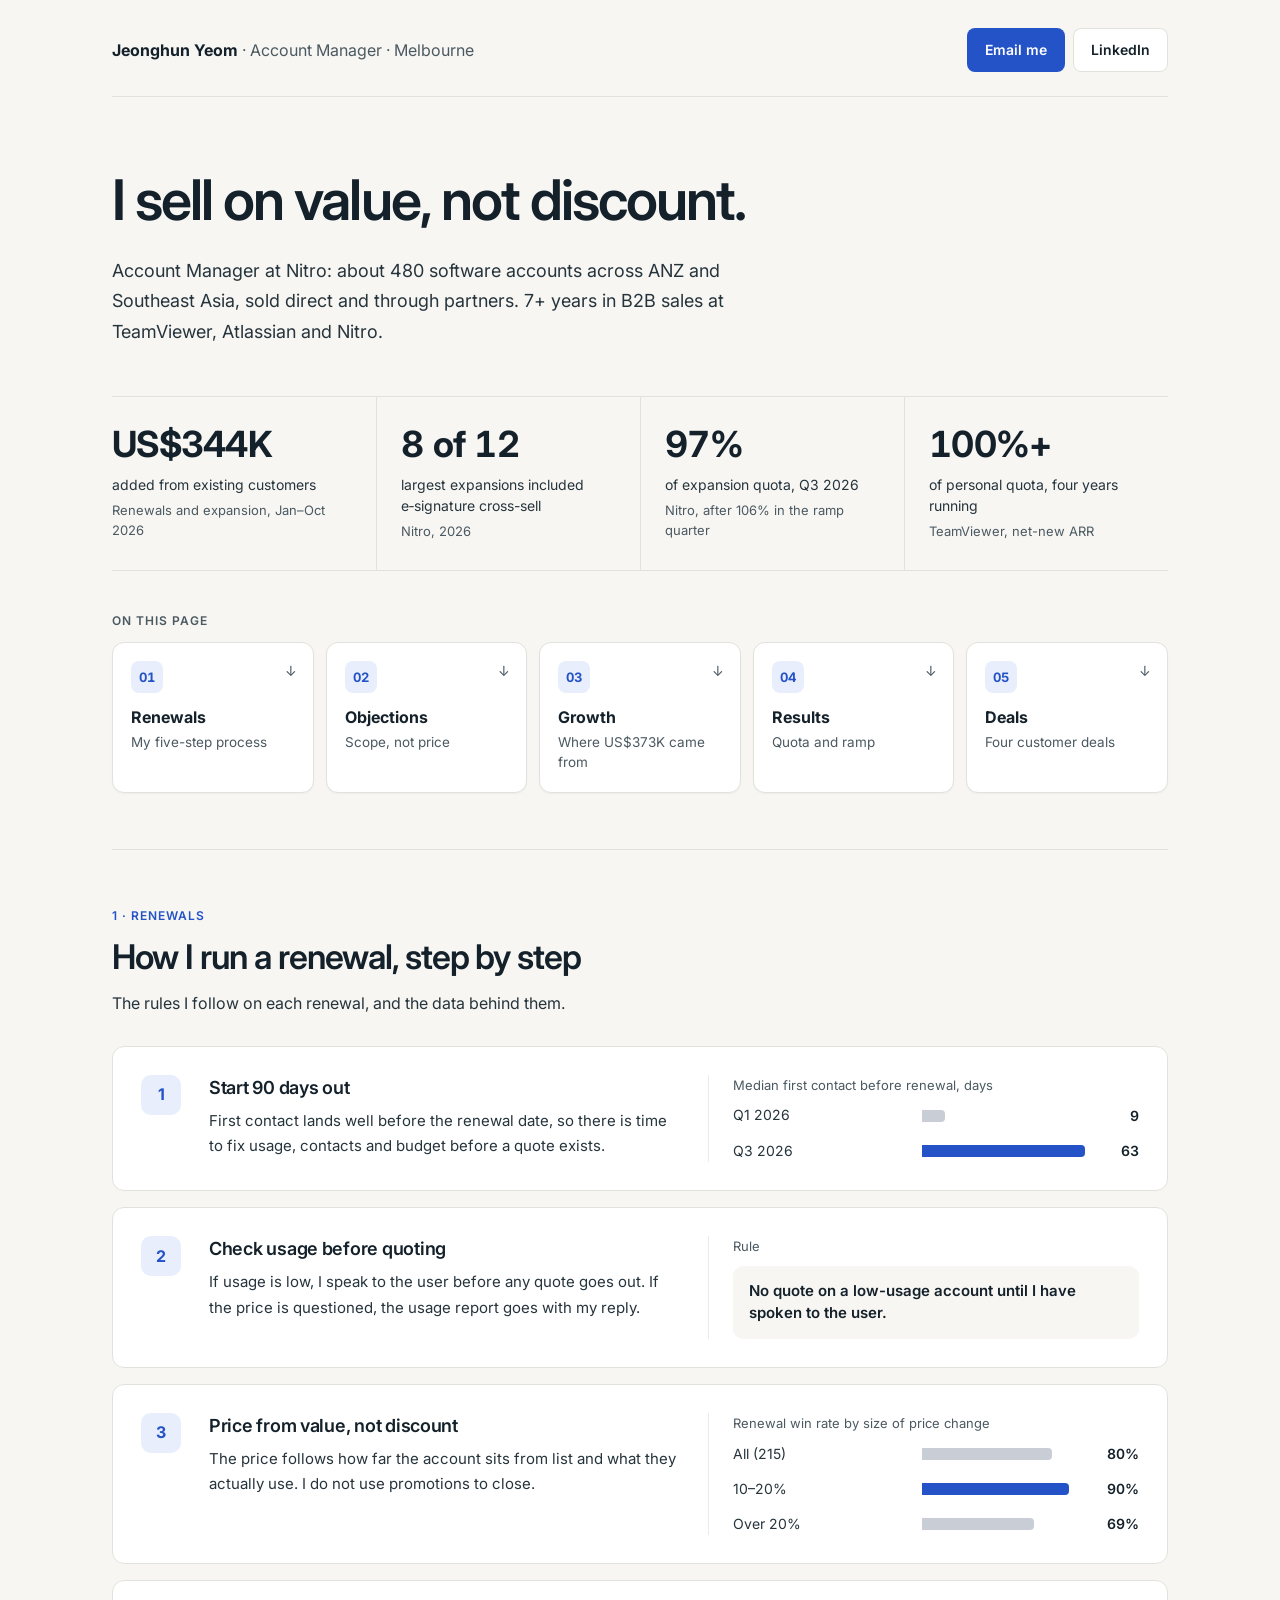
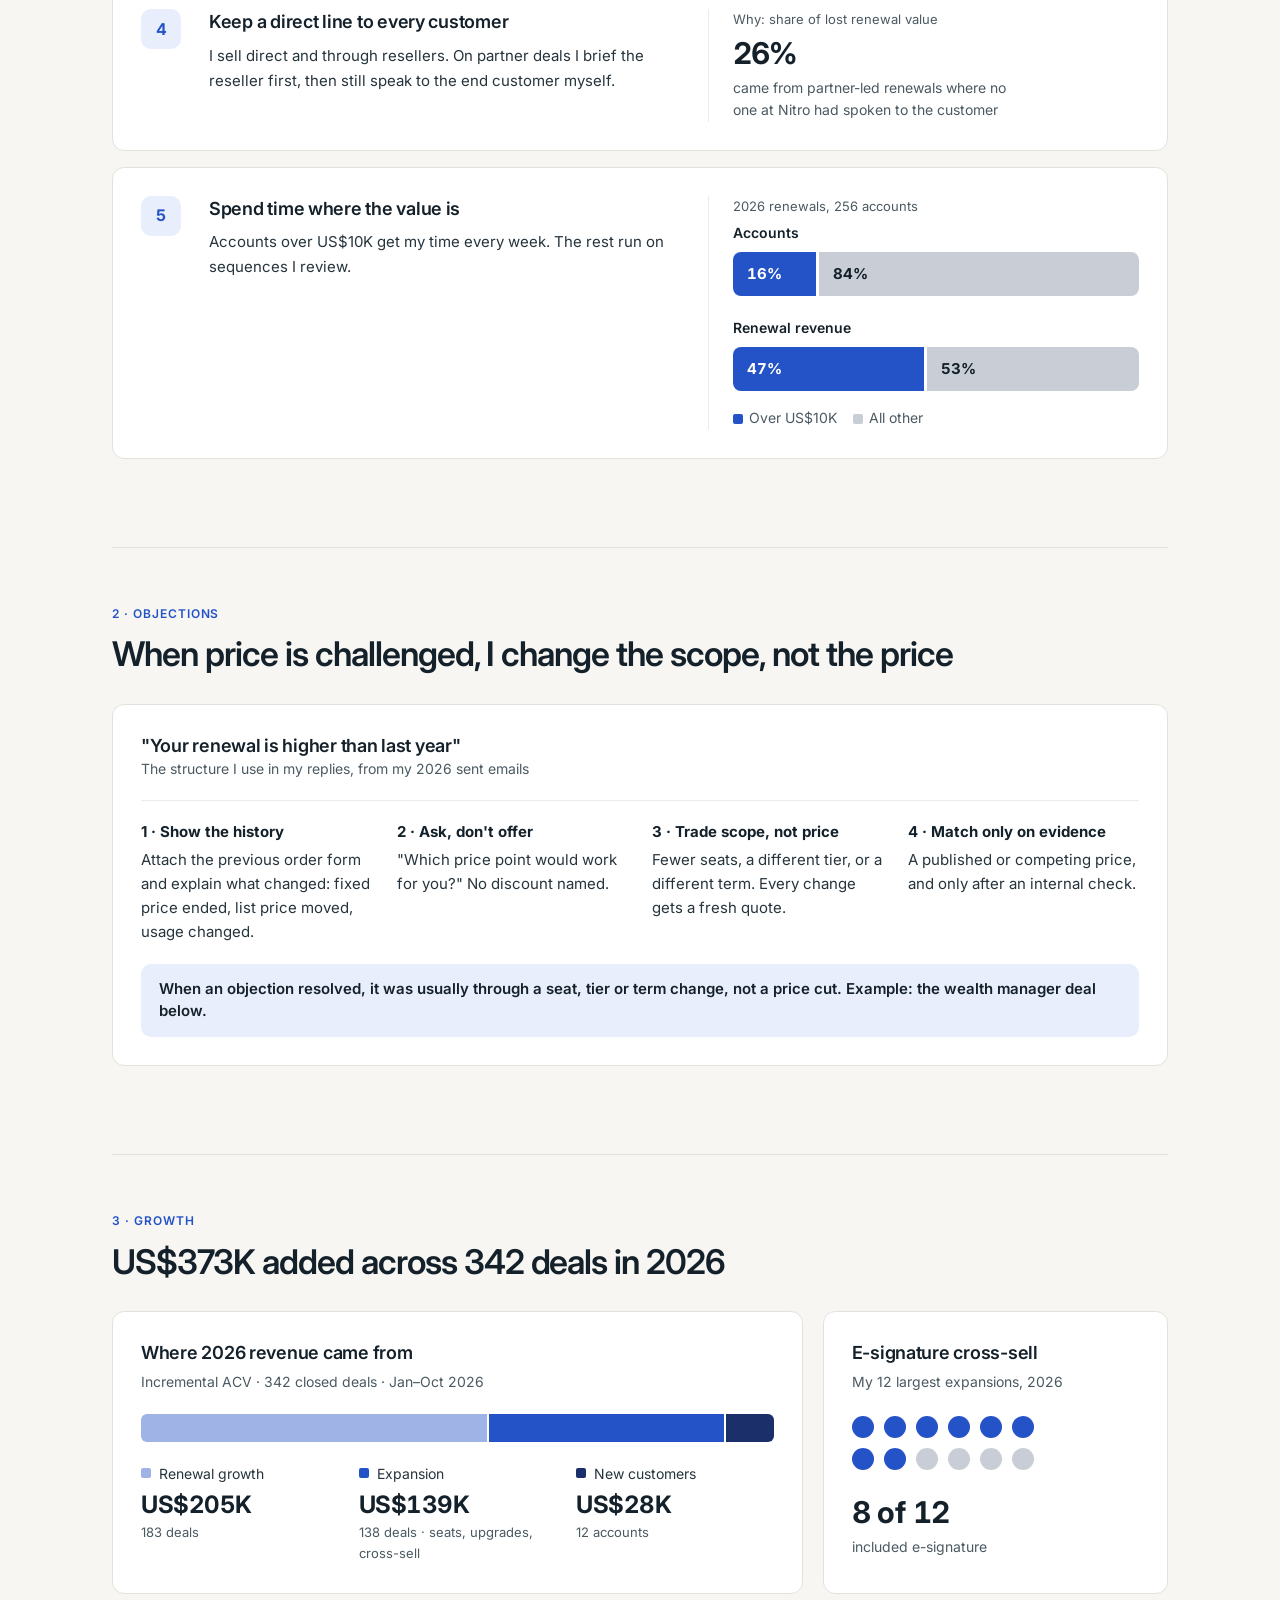
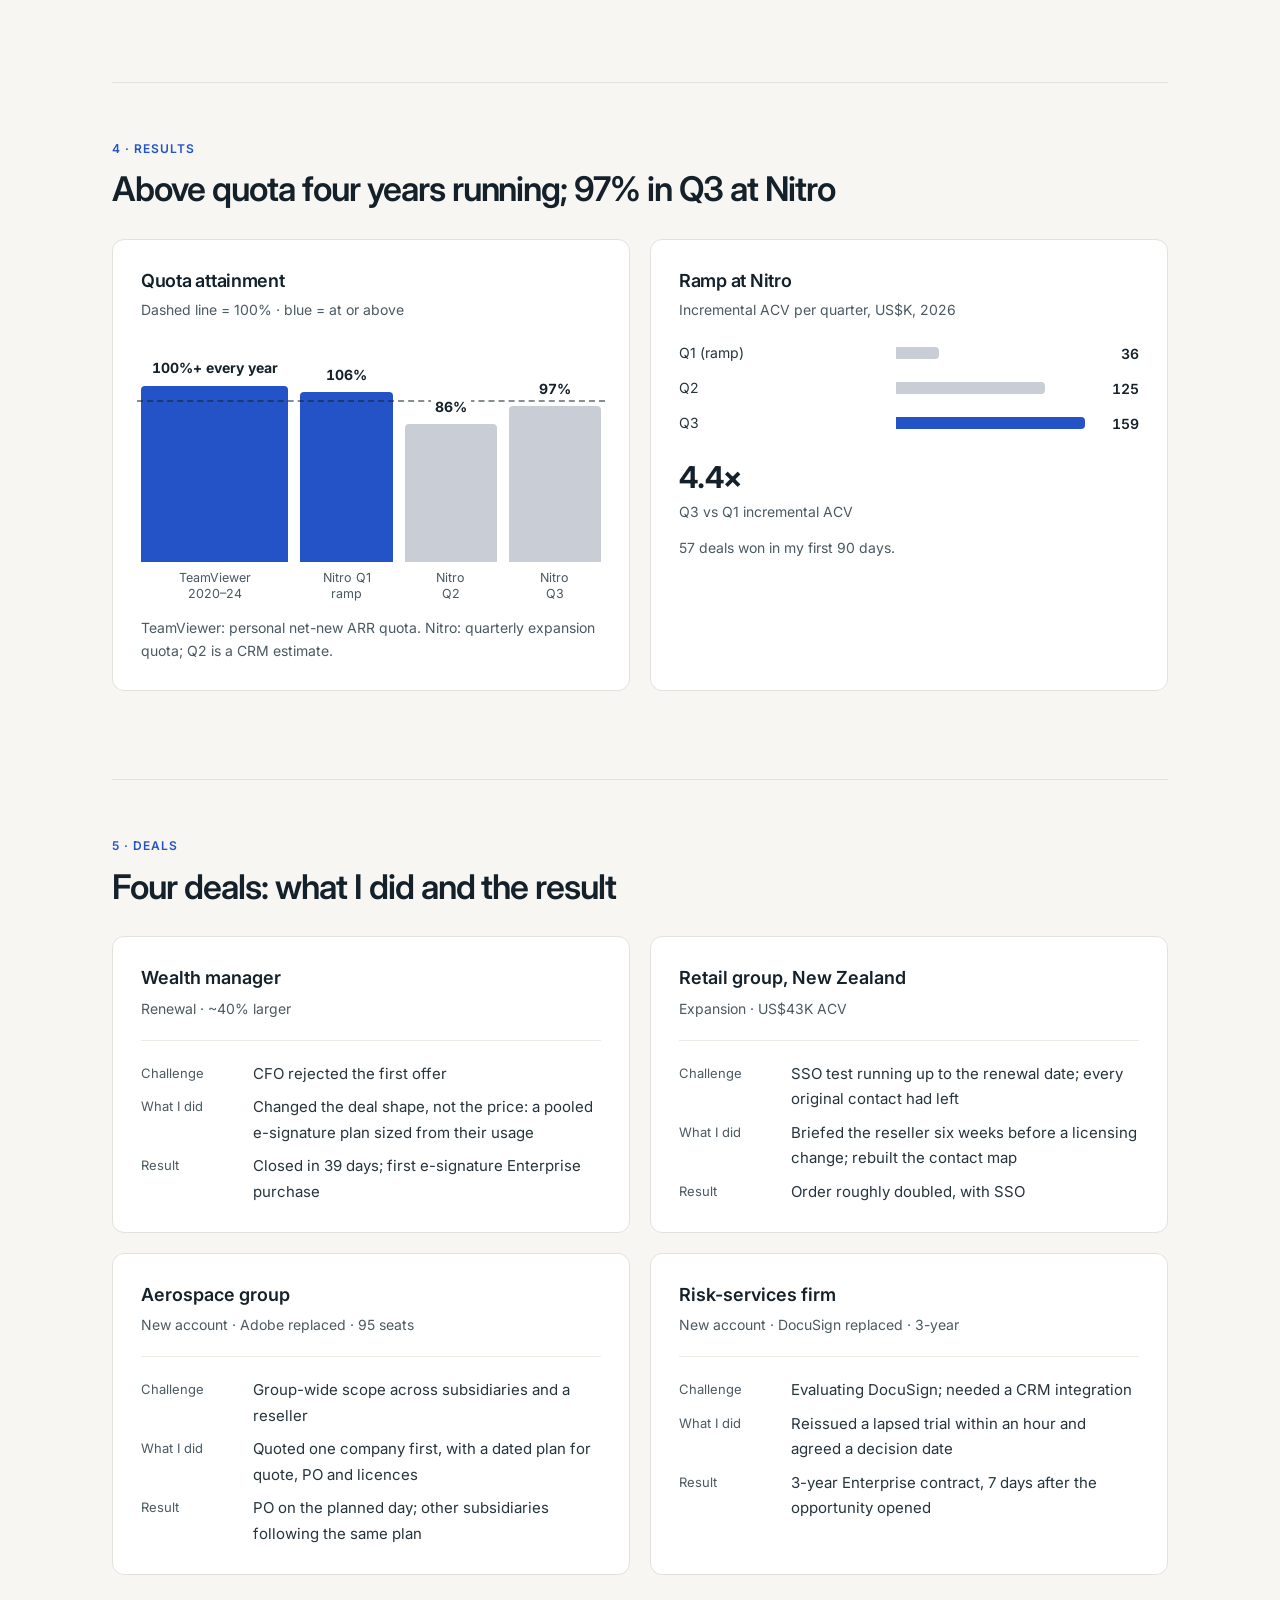
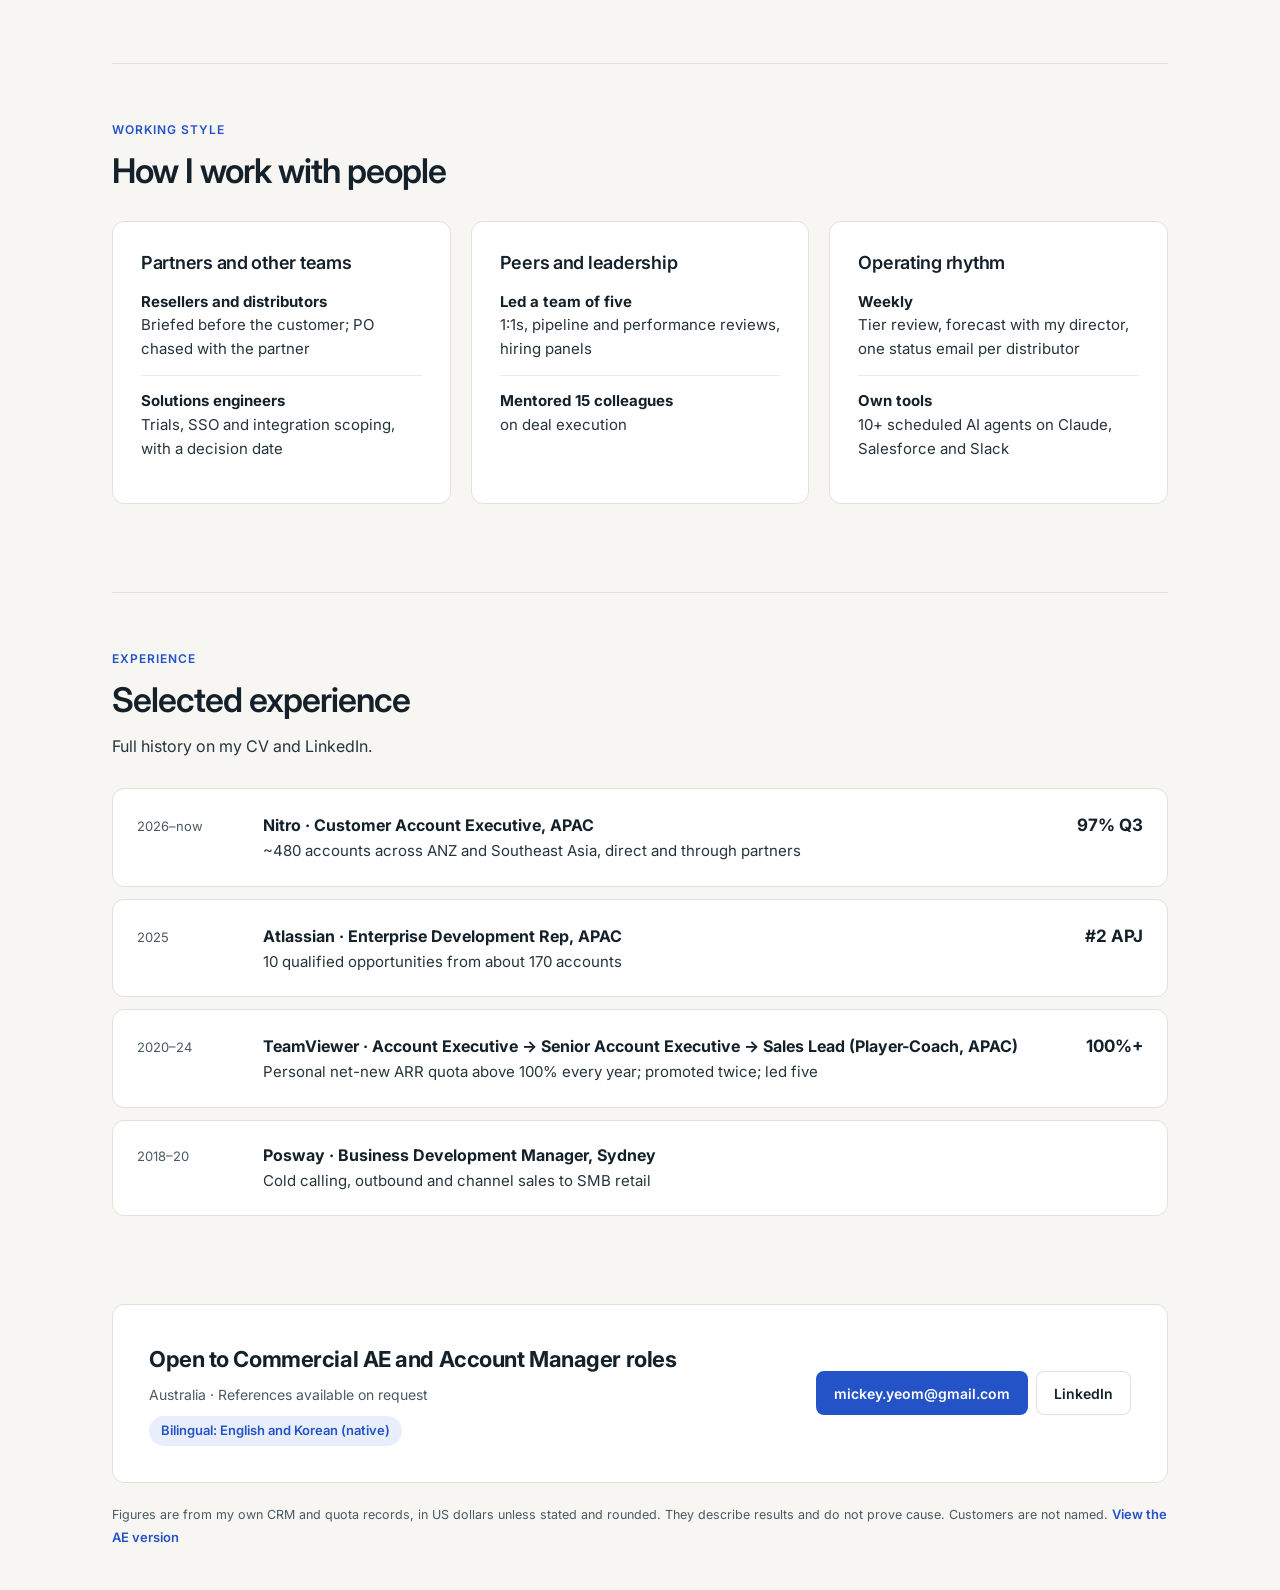
<file: am/index.html>
<!doctype html>
<html lang="en-AU">
<head>
<meta charset="utf-8">
<meta name="color-scheme" content="light">
<meta name="viewport" content="width=device-width, initial-scale=1">
<meta name="robots" content="noindex, nofollow">
<title>Jeonghun Yeom, Account Manager</title>
<meta name="description" content="Jeonghun Yeom, B2B software account manager in Melbourne. How I run renewals and handle price objections, with the numbers.">
<link rel="preconnect" href="https://fonts.googleapis.com">
<link rel="preconnect" href="https://fonts.gstatic.com" crossorigin>
<link href="https://fonts.googleapis.com/css2?family=Inter:wght@400;500;600;700&display=swap" rel="stylesheet">
<link rel="stylesheet" href="../style.css">
</head>
<body>
<a class="skip-link" href="#main">Skip to content</a>
<header class="wrap">
  <div class="top">
    <div class="name">Jeonghun Yeom <span>· Account Manager · Melbourne</span></div>
    <div class="actions">
      <a class="btn" href="mailto:mickey.yeom@gmail.com?subject=Role%20conversation">Email me</a>
      <a class="btn ghost" href="https://www.linkedin.com/in/jhyeom" rel="noopener">LinkedIn</a>
    </div>
  </div>
  <div class="hero">
    <h1>I sell on value, not discount.</h1>
    <p class="sub">Account Manager at Nitro: about 480 software accounts across ANZ and Southeast Asia, sold direct and through partners. 7+ years in B2B sales at TeamViewer, Atlassian and Nitro.</p>
    <div class="kpis"><div class="kpi"><b>US$344K</b><span>added from existing customers</span><em>Renewals and expansion, Jan–Oct 2026</em></div><div class="kpi"><b>8 of 12</b><span>largest expansions included e‑signature cross-sell</span><em>Nitro, 2026</em></div><div class="kpi"><b>97%</b><span>of expansion quota, Q3 2026</span><em>Nitro, after 106% in the ramp quarter</em></div><div class="kpi"><b>100%+</b><span>of personal quota, four years running</span><em>TeamViewer, net-new ARR</em></div></div>
    <nav class="toc" aria-label="On this page"><p class="toc-label">On this page</p><div class="flow" style="grid-template-columns:repeat(5,1fr)"><a href="#process"><i>01</i><b>Renewals</b><span>My five-step process</span></a><a href="#objection"><i>02</i><b>Objections</b><span>Scope, not price</span></a><a href="#grow"><i>03</i><b>Growth</b><span>Where US$373K came from</span></a><a href="#returns"><i>04</i><b>Results</b><span>Quota and ramp</span></a><a href="#deals"><i>05</i><b>Deals</b><span>Four customer deals</span></a></div></nav>
  </div>
</header>
<main class="wrap" id="main">
<section id="process" aria-labelledby="process-h">
  <div class="sh"><div class="step">1 · Renewals</div><h2 id="process-h">How I run a renewal, step by step</h2><p>The rules I follow on each renewal, and the data behind them.</p></div>
<div class="proc"><div class="st"><div class="num">1</div><div><h3>Start 90 days out</h3><p class="d">First contact lands well before the renewal date, so there is time to fix usage, contacts and budget before a quote exists.</p></div><div class="ev"><p class="cap">Median first contact before renewal, days</p><div class="hbars" role="img" aria-label="Q1 2026 9 days, Q3 2026 63 days">
        <div class="hb"><span class="t">Q1 2026</span><div><div class="fill" style="--w:14.3%"></div></div><span class="n">9</span></div>
        <div class="hb hi"><span class="t">Q3 2026</span><div><div class="fill" style="--w:100%"></div></div><span class="n">63</span></div></div></div></div><div class="st"><div class="num">2</div><div><h3>Check usage before quoting</h3><p class="d">If usage is low, I speak to the user before any quote goes out. If the price is questioned, the usage report goes with my reply.</p></div><div class="ev"><p class="cap">Rule</p><p class="rule">No quote on a low-usage account until I have spoken to the user.</p></div></div><div class="st"><div class="num">3</div><div><h3>Price from value, not discount</h3><p class="d">The price follows how far the account sits from list and what they actually use. I do not use promotions to close.</p></div><div class="ev"><p class="cap">Renewal win rate by size of price change</p><div class="hbars" role="img" aria-label="All renewals 80%, 10 to 20% change 90%, over 20% 69%">
        <div class="hb"><span class="t">All (215)</span><div><div class="fill" style="--w:80%"></div></div><span class="n">80%</span></div>
        <div class="hb hi"><span class="t">10–20%</span><div><div class="fill" style="--w:90%"></div></div><span class="n">90%</span></div>
        <div class="hb"><span class="t">Over 20%</span><div><div class="fill" style="--w:69%"></div></div><span class="n">69%</span></div></div></div></div><div class="st"><div class="num">4</div><div><h3>Keep a direct line to every customer</h3><p class="d">I sell direct and through resellers. On partner deals I brief the reseller first, then still speak to the end customer myself.</p></div><div class="ev"><p class="cap">Why: share of lost renewal value</p><div class="big" style="margin-top:0"><b>26%</b><span>came from partner-led renewals where no one at Nitro had spoken to the customer</span></div></div></div><div class="st"><div class="num">5</div><div><h3>Spend time where the value is</h3><p class="d">Accounts over US$10K get my time every week. The rest run on sequences I review.</p></div><div class="ev"><p class="cap">2026 renewals, 256 accounts</p><div class="s100" style="margin-top:0" role="img" aria-label="Accounts over US$10K: 16% of accounts and 47% of renewal revenue">
        <div><p class="lab">Accounts</p><div class="bar"><div class="t1" style="flex:16">16%</div><div class="rest" style="flex:84">84%</div></div></div>
        <div><p class="lab">Renewal revenue</p><div class="bar"><div class="t1" style="flex:47">47%</div><div class="rest" style="flex:53">53%</div></div></div></div>
      <div class="legend"><span><i style="background:var(--accent)"></i>Over US$10K</span><span><i style="background:var(--context)"></i>All other</span></div></div></div></div>
</section>
<section id="objection" aria-labelledby="objection-h">
  <div class="sh"><div class="step">2 · Objections</div><h2 id="objection-h">When price is challenged, I change the scope, not the price</h2></div>
<div class="case">
    <h3>"Your renewal is higher than last year"</h3>
    <p class="sub">The structure I use in my replies, from my 2026 sent emails</p>
    <div class="steps">
      <div><b>1 · Show the history</b>Attach the previous order form and explain what changed: fixed price ended, list price moved, usage changed.</div>
      <div><b>2 · Ask, don't offer</b>"Which price point would work for you?" No discount named.</div>
      <div><b>3 · Trade scope, not price</b>Fewer seats, a different tier, or a different term. Every change gets a fresh quote.</div>
      <div><b>4 · Match only on evidence</b>A published or competing price, and only after an internal check.</div>
    </div>
    <p class="outcome">When an objection resolved, it was usually through a seat, tier or term change, not a price cut. Example: the wealth manager deal below.</p>
  </div>
</section>
<section id="grow" aria-labelledby="grow-h">
  <div class="sh"><div class="step">3 · Growth</div><h2 id="grow-h">US$373K added across 342 deals in 2026</h2></div>
<div class="g g-21"><div class="card">
    <h3>Where 2026 revenue came from</h3><p class="sub">Incremental ACV · 342 closed deals · Jan–Oct 2026</p>
    <div class="split" role="img" aria-label="Renewal growth US$205K from 183 deals; expansion US$139K from 138 deals; new customers US$28K from 12 accounts">
      <div style="flex:205;background:#9fb3e6"></div>
      <div style="flex:139;background:var(--accent)"></div>
      <div style="flex:28;background:#1b2f6b"></div>
    </div>
    <div class="mix">
      <div><p><i style="background:#9fb3e6"></i>Renewal growth</p><b>US$205K</b><span>183 deals</span></div>
      <div><p><i style="background:var(--accent)"></i>Expansion</p><b>US$139K</b><span>138 deals · seats, upgrades, cross-sell</span></div>
      <div><p><i style="background:#1b2f6b"></i>New customers</p><b>US$28K</b><span>12 accounts</span></div>
    </div>
  </div><div class="card">
    <h3>E-signature cross-sell</h3><p class="sub">My 12 largest expansions, 2026</p>
    <div class="dots" role="img" aria-label="8 of 12 largest expansions included e-signature"><i class="on"></i><i class="on"></i><i class="on"></i><i class="on"></i><i class="on"></i><i class="on"></i><i class="on"></i><i class="on"></i><i></i><i></i><i></i><i></i></div>
    <div class="big"><b>8 of 12</b><span>included e-signature</span></div>
  </div></div>
</section>
<section id="returns" aria-labelledby="returns-h">
  <div class="sh"><div class="step">4 · Results</div><h2 id="returns-h">Above quota four years running; 97% in Q3 at Nitro</h2></div>
<div class="g g-11"><div class="card">
      <h3>Quota attainment</h3><p class="sub">Dashed line = 100% · blue = at or above</p>
      <div class="plot" role="img" aria-label="TeamViewer 2020 to 2024 above 100% every year; Nitro Q1 2026 106%, Q2 86%, Q3 97%">
        <div class="ref" style="bottom:80%"></div>
        <div class="b hi" style="--h:88%;flex:1.6"><span>100%+ every year</span></div>
        <div class="b hi" style="--h:84.8%"><span>106%</span></div>
        <div class="b" style="--h:68.8%"><span>86%</span></div>
        <div class="b" style="--h:77.6%"><span>97%</span></div>
      </div>
      <div class="xrow"><span style="flex:1.6">TeamViewer<br>2020–24</span><span>Nitro Q1<br>ramp</span><span>Nitro<br>Q2</span><span>Nitro<br>Q3</span></div>
      <p class="note">TeamViewer: personal net-new ARR quota. Nitro: quarterly expansion quota; Q2 is a CRM estimate.</p>
    </div><div class="card">
      <h3>Ramp at Nitro</h3><p class="sub">Incremental ACV per quarter, US$K, 2026</p>
      <div class="hbars" role="img" aria-label="Q1 36K, Q2 125K, Q3 159K">
        <div class="hb"><span class="t">Q1 (ramp)</span><div><div class="fill" style="--w:22.6%"></div></div><span class="n">36</span></div>
        <div class="hb"><span class="t">Q2</span><div><div class="fill" style="--w:78.6%"></div></div><span class="n">125</span></div>
        <div class="hb hi"><span class="t">Q3</span><div><div class="fill" style="--w:100%"></div></div><span class="n">159</span></div>
      </div>
      <div class="big"><b>4.4×</b><span>Q3 vs Q1 incremental ACV</span></div>
      <p class="note">57 deals won in my first 90 days.</p>
    </div></div>
</section>
<section id="deals" aria-labelledby="deals-h">
  <div class="sh"><div class="step">5 · Deals</div><h2 id="deals-h">Four deals: what I did and the result</h2></div>
<div class="g g-11"><div class="deal"><div class="hd"><b>Wealth manager</b><span>Renewal · ~40% larger</span></div><dl><dt>Challenge</dt><dd>CFO rejected the first offer</dd><dt>What I did</dt><dd>Changed the deal shape, not the price: a pooled e-signature plan sized from their usage</dd><dt>Result</dt><dd>Closed in 39 days; first e-signature Enterprise purchase</dd></dl></div><div class="deal"><div class="hd"><b>Retail group, New Zealand</b><span>Expansion · US$43K ACV</span></div><dl><dt>Challenge</dt><dd>SSO test running up to the renewal date; every original contact had left</dd><dt>What I did</dt><dd>Briefed the reseller six weeks before a licensing change; rebuilt the contact map</dd><dt>Result</dt><dd>Order roughly doubled, with SSO</dd></dl></div><div class="deal"><div class="hd"><b>Aerospace group</b><span>New account · Adobe replaced · 95 seats</span></div><dl><dt>Challenge</dt><dd>Group-wide scope across subsidiaries and a reseller</dd><dt>What I did</dt><dd>Quoted one company first, with a dated plan for quote, PO and licences</dd><dt>Result</dt><dd>PO on the planned day; other subsidiaries following the same plan</dd></dl></div><div class="deal"><div class="hd"><b>Risk-services firm</b><span>New account · DocuSign replaced · 3-year</span></div><dl><dt>Challenge</dt><dd>Evaluating DocuSign; needed a CRM integration</dd><dt>What I did</dt><dd>Reissued a lapsed trial within an hour and agreed a decision date</dd><dt>Result</dt><dd>3-year Enterprise contract, 7 days after the opportunity opened</dd></dl></div></div>
</section>
<section id="people" aria-labelledby="people-h">
  <div class="sh"><div class="step">Working style</div><h2 id="people-h">How I work with people</h2></div>
<div class="g g-111">
    <div class="card"><h3>Partners and other teams</h3><div class="mini"><div><b>Resellers and distributors</b>Briefed before the customer; PO chased with the partner</div><div><b>Solutions engineers</b>Trials, SSO and integration scoping, with a decision date</div></div></div>
    <div class="card"><h3>Peers and leadership</h3><div class="mini"><div><b>Led a team of five</b>1:1s, pipeline and performance reviews, hiring panels</div><div><b>Mentored 15 colleagues</b>on deal execution</div></div></div>
    <div class="card"><h3>Operating rhythm</h3><div class="mini"><div><b>Weekly</b>Tier review, forecast with my director, one status email per distributor</div><div><b>Own tools</b>10+ scheduled AI agents on Claude, Salesforce and Slack</div></div></div>
  </div>
</section>
<section id="career" aria-labelledby="career-h">
  <div class="sh"><div class="step">Experience</div><h2 id="career-h">Selected experience</h2><p>Full history on my CV and LinkedIn.</p></div>
<div class="tl">
    <div class="r"><span class="y">2026–now</span><div class="w"><b>Nitro · Customer Account Executive, APAC</b><span>~480 accounts across ANZ and Southeast Asia, direct and through partners</span></div><span class="k">97% Q3</span></div>
    <div class="r"><span class="y">2025</span><div class="w"><b>Atlassian · Enterprise Development Rep, APAC</b><span>10 qualified opportunities from about 170 accounts</span></div><span class="k">#2 APJ</span></div>
    <div class="r"><span class="y">2020–24</span><div class="w"><b>TeamViewer · Account Executive → Senior Account Executive → Sales Lead (Player-Coach, APAC)</b><span>Personal net-new ARR quota above 100% every year; promoted twice; led five</span></div><span class="k">100%+</span></div>
    <div class="r"><span class="y">2018–20</span><div class="w"><b>Posway · Business Development Manager, Sydney</b><span>Cold calling, outbound and channel sales to SMB retail</span></div><span class="k"></span></div>
  </div>
</section>
</main>
<footer class="wrap">
  <div class="contact">
    <div><h2>Open to Commercial AE and Account Manager roles</h2><p>Australia · References available on request</p><p class="lang">Bilingual: English and Korean (native)</p></div>
    <div class="actions"><a class="btn" href="mailto:mickey.yeom@gmail.com?subject=Role%20conversation">mickey.yeom@gmail.com</a><a class="btn ghost" href="https://www.linkedin.com/in/jhyeom" rel="noopener">LinkedIn</a></div>
  </div>
  <p class="fine">Figures are from my own CRM and quota records, in US dollars unless stated and rounded. They describe results and do not prove cause. Customers are not named. <span class="switch"><a href="../ae/">View the AE version</a></span></p>
</footer>
</body>
</html>
</file>
<file: style.css>
/* One page background, one card level. Sections are separated by space and a rule, not by tinted panels. */
:root{
  --bg:#f7f6f3;--card:#fff;--ink:#14212a;--ink2:#26343c;--muted:#4b5961;
  --accent:#2453c7;--accent-soft:#e8eefb;--context:#c9ced6;--line:#e2e2dc;--line2:#ecece7;
  --r:12px;--gap:20px
}
*{box-sizing:border-box}
html{scroll-behavior:smooth}
body{margin:0;background:var(--bg);color:var(--ink);font:16px/1.65 Inter,system-ui,-apple-system,"Segoe UI",sans-serif;-webkit-font-smoothing:antialiased}
a{color:inherit}
h1,h2,h3{margin:0;letter-spacing:-.015em}
p{margin:0}
ul{margin:0;padding-left:18px}
li{margin-top:6px}
.wrap{max-width:1120px;margin:0 auto;padding-inline:32px}
a:focus-visible{outline:2px solid var(--accent);outline-offset:3px}
.skip-link{position:absolute;left:24px;top:-100px}
.skip-link:focus{top:8px;background:#fff;padding:10px;z-index:10}

/* buttons */
.btn{display:inline-flex;align-items:center;justify-content:center;min-height:44px;padding:0 18px;border-radius:8px;background:var(--accent);color:#fff;text-decoration:none;font-weight:600;font-size:14px}
.btn.ghost{background:var(--card);color:var(--ink);box-shadow:inset 0 0 0 1px var(--line)}
.btn:hover{filter:brightness(1.07)}

/* header + hero */
.top{padding:28px 0 24px;display:flex;justify-content:space-between;align-items:center;gap:16px;flex-wrap:wrap;border-bottom:1px solid var(--line)}
.top .name{font-weight:700;font-size:16px}
.top .name span{font-weight:400;color:var(--muted)}
.actions{display:flex;gap:8px}
.hero{padding:72px 0 0}
.hero h1{font-size:clamp(34px,4.4vw,56px);line-height:1.12;letter-spacing:-.035em;font-weight:600;max-width:20ch}
.hero>.sub{margin-top:24px;max-width:62ch;font-size:18px;line-height:1.7;color:var(--ink2)}

.kpis{display:grid;grid-template-columns:repeat(4,1fr);margin-top:48px;border-top:1px solid var(--line);border-bottom:1px solid var(--line)}
.kpi{padding:28px 24px;border-left:1px solid var(--line)}
.kpi:first-child{border-left:0;padding-left:0}
.kpi b{display:block;font-size:36px;line-height:1.1;font-weight:700;letter-spacing:-.02em;color:var(--ink);font-variant-numeric:tabular-nums}
.kpi span{display:block;font-size:14px;line-height:1.5;color:var(--ink2);margin-top:10px}
.kpi em{display:block;font-style:normal;font-size:13px;line-height:1.5;color:var(--muted);margin-top:6px}

/* numbered section flow */
.toc{margin-top:40px}
.toc-label{margin:0 0 12px;font-size:12px;font-weight:600;letter-spacing:.08em;text-transform:uppercase;color:var(--muted)}
.flow{display:grid;gap:12px}
.flow a{position:relative;display:flex;flex-direction:column;background:var(--card);border:1px solid var(--line);border-radius:12px;padding:18px 18px 20px;text-decoration:none;box-shadow:0 1px 2px rgba(20,33,42,.04);transition:transform .15s,box-shadow .15s,border-color .15s}
.flow a::after{content:"↓";position:absolute;top:16px;right:16px;font-size:14px;color:var(--muted);transition:color .15s,transform .15s}
.flow a:hover{transform:translateY(-2px);border-color:var(--accent);box-shadow:0 8px 20px rgba(36,83,199,.12)}
.flow a:hover::after{color:var(--accent);transform:translateY(2px)}
.flow i{display:inline-flex;align-items:center;justify-content:center;width:32px;height:32px;border-radius:8px;background:var(--accent-soft);color:var(--accent);font-style:normal;font-size:13px;font-weight:700;font-variant-numeric:tabular-nums}
.flow b{display:block;margin-top:14px;font-size:16px;line-height:1.35}
.flow span{display:block;font-size:13.5px;line-height:1.45;color:var(--muted);margin-top:4px}

/* sections */
main.wrap>section{margin-top:88px;padding-top:56px;border-top:1px solid var(--line);scroll-margin-top:24px}
main.wrap>section:first-child{margin-top:56px}
.sh{margin-bottom:28px}
.sh .step{font-size:12px;font-weight:600;letter-spacing:.08em;text-transform:uppercase;color:var(--accent);margin-bottom:10px}
.sh h2{font-size:clamp(26px,3vw,34px);line-height:1.25;font-weight:600;letter-spacing:-.03em}
.sh p{margin-top:12px;max-width:66ch;font-size:16px;line-height:1.7;color:var(--ink2)}

.g{display:grid;gap:var(--gap)}
.g>*{min-width:0}
.g-21{grid-template-columns:2fr 1fr}
.g-11{grid-template-columns:1fr 1fr}
.g-111{grid-template-columns:1fr 1fr 1fr}

/* cards: the only boxed level */
.card,.deal,.case{background:var(--card);border:1px solid var(--line);border-radius:var(--r);padding:28px}
.card h3,.case h3,.deal .hd b{display:block;font-size:18px;line-height:1.4;font-weight:600}
.card .sub,.case .sub,.note,.legend{font-size:14px;line-height:1.6;color:var(--muted)}
.card .sub{margin-top:6px}
.note{margin-top:14px}
.card p.t{margin-top:16px}
.card p.t,.card ul,.case p,.deal dd{font-size:15px;line-height:1.7;color:var(--ink2)}
.big{margin-top:24px}
.big b{display:block;font-size:30px;line-height:1.2;font-weight:700;letter-spacing:-.02em;font-variant-numeric:tabular-nums}
.big span{display:block;font-size:14px;line-height:1.6;color:var(--muted);margin-top:6px;max-width:32ch}

/* inner groups: divided by rules, not nested boxes */
.mini{display:grid;margin-top:12px}
.mini div{padding:14px 0;border-top:1px solid var(--line2);font-size:15px;line-height:1.6;color:var(--ink2)}
.mini div:first-child{border-top:0;padding-top:4px}
.mini b{display:block;color:var(--ink);font-size:15px;line-height:1.5}
.case .steps{display:grid;grid-template-columns:repeat(4,1fr);gap:24px;margin-top:20px;padding-top:20px;border-top:1px solid var(--line2)}
.case .steps div{font-size:15px;line-height:1.6;color:var(--ink2)}
.case .steps b{display:block;color:var(--ink);font-size:15px;line-height:1.5;margin-bottom:4px}

/* paired bars */
.pairs{margin-top:20px;display:grid;gap:16px}
.pr{display:grid;grid-template-columns:160px 1fr;gap:12px;align-items:start}
.pr .t{font-size:14px;color:var(--ink2);line-height:1.5}
.pr .t b{display:block;color:var(--ink);font-weight:600}
.pr .bars{display:grid;gap:4px;padding-top:3px}
.pr .row{display:grid;grid-template-columns:1fr 40px;gap:8px;align-items:center;font-size:13px}
.pr .fill{height:12px;width:var(--w);border-radius:0 4px 4px 0;background:var(--context)}
.pr .val .fill{background:var(--accent)}
.pr .row span{text-align:right;font-weight:600;font-variant-numeric:tabular-nums}
.legend{display:flex;gap:16px;flex-wrap:wrap;margin-top:16px}
.legend i{display:inline-block;width:10px;height:10px;border-radius:2px;margin-right:6px;vertical-align:-1px}

/* horizontal bars */
.hbars{margin-top:20px;display:grid;gap:12px}
.hb{display:grid;grid-template-columns:minmax(86px,1.1fr) minmax(30px,1fr) 44px;align-items:center;gap:10px;font-size:14px}
.hb .t{color:var(--ink2);line-height:1.3}
.hb .fill{height:12px;width:var(--w);background:var(--context);border-radius:0 4px 4px 0}
.hb.hi .fill{background:var(--accent)}
.hb .n{font-weight:600;text-align:right;font-variant-numeric:tabular-nums}
.pair{display:flex;align-items:flex-start;gap:20px;margin-top:20px}
.pair b{display:block;font-size:30px;line-height:1.2;font-weight:700;letter-spacing:-.02em;font-variant-numeric:tabular-nums}
.pair span{display:block;font-size:14px;line-height:1.6;color:var(--muted);margin-top:4px}
.pair .hi b{color:var(--accent)}
.pair .arrow{align-self:center;font-size:22px;color:var(--muted)}

/* column chart */
.plot{position:relative;display:flex;align-items:flex-end;gap:12px;height:200px;margin-top:40px}
.plot .b{flex:1;height:var(--h);background:var(--context);border-radius:4px 4px 0 0;position:relative}
.plot .b.hi{background:var(--accent)}
.plot .b span{position:absolute;z-index:3;bottom:100%;left:0;right:0;width:fit-content;margin:0 auto 6px;padding:0 4px;background:var(--card);text-align:center;font-size:14px;font-weight:700;font-variant-numeric:tabular-nums}
.plot .ref{position:absolute;left:-4px;right:-4px;z-index:2;border-top:2px dashed var(--ink);opacity:.5;pointer-events:none}
.xrow{display:flex;gap:12px;margin-top:8px}
.xrow span{flex:1;text-align:center;font-size:12.5px;color:var(--muted);line-height:1.35}

/* dot share */
.dots{display:grid;grid-template-columns:repeat(6,22px);gap:10px;margin-top:22px}
.dots i{width:22px;height:22px;border-radius:50%;background:var(--context)}
.dots i.on{background:var(--accent)}

/* revenue split bar */
.split{display:flex;height:28px;border-radius:6px;overflow:hidden;gap:2px;margin-top:20px}
.split div{display:flex;align-items:center;padding:0 10px;font-size:13px;font-weight:600;color:#fff;white-space:nowrap;overflow:hidden}

/* deals */
.deal .hd span{display:block;margin-top:6px;font-size:14px;color:var(--muted)}
.deal dl{display:grid;grid-template-columns:96px 1fr;gap:8px 16px;margin:20px 0 0;padding-top:20px;border-top:1px solid var(--line2);line-height:1.6}
.deal dt{font-size:13px;color:var(--muted);padding-top:2px}
.deal dd{margin:0}

/* results table */
.results-table{width:100%;border-collapse:collapse;margin-top:20px;font-size:15px}
.results-table th,.results-table td{padding:14px 0;text-align:left;border-bottom:1px solid var(--line2)}
.results-table thead{color:var(--muted);font-size:13px}
.results-table thead th{font-weight:500}
.results-table tbody th{font-weight:400}
.results-table td{text-align:right;font-weight:600;font-size:22px;font-variant-numeric:tabular-nums}

/* timeline */
.tl{display:grid;gap:12px}
.tl .r{display:grid;grid-template-columns:110px 1fr auto;gap:16px;align-items:baseline;background:var(--card);border:1px solid var(--line);border-radius:var(--r);padding:22px 24px}
.tl .y{font-size:13px;color:var(--muted)}
.tl .w b{display:block;font-size:16px;line-height:1.5}
.tl .w span{font-size:15px;line-height:1.6;color:var(--ink2)}
.tl .k{font-weight:700;font-size:17px;white-space:nowrap}

/* footer */
footer{padding:88px 0 40px}
.contact{background:var(--card);border:1px solid var(--line);border-radius:var(--r);padding:36px;display:flex;justify-content:space-between;align-items:center;gap:20px;flex-wrap:wrap}
.contact h2{font-size:22px;letter-spacing:-.02em}
.contact p{color:var(--muted);margin-top:6px;font-size:14px}
.fine{margin-top:20px;font-size:12.5px;line-height:1.8;color:var(--muted)}
.switch{font-size:13px;color:var(--muted)}
.switch a{color:var(--accent);font-weight:600;text-decoration:none}

@media (max-width:900px){
  .g-21,.g-111{grid-template-columns:1fr}
  .kpis{grid-template-columns:1fr 1fr}
  .kpi:nth-child(3){border-left:0;padding-left:0}
  .kpi:nth-child(n+3){border-top:1px solid var(--line)}
  .case .steps{grid-template-columns:1fr 1fr}
  .flow{grid-template-columns:1fr 1fr!important}
}
@media (max-width:720px){
  .g-11{grid-template-columns:1fr}
}
@media (max-width:520px){
  .wrap{padding-inline:20px}
  .top .name span{display:block;font-size:13px;margin-top:2px}
  .actions{width:100%}.actions .btn{flex:1}
  .hero{padding-top:44px}
  .hero>.sub{font-size:16px}
  .kpi{padding:22px 0 22px 16px}
  .kpi b{font-size:28px}
  main.wrap>section{margin-top:56px;padding-top:40px}
  main.wrap>section:first-child{margin-top:40px}
  .card,.deal,.case{padding:20px}
  .pr{grid-template-columns:1fr}
  .case .steps{grid-template-columns:1fr;gap:14px}
  .deal dl{grid-template-columns:1fr;gap:2px}
  .deal dt{margin-top:10px}
  .tl .r{grid-template-columns:1fr auto;padding:18px}.tl .y{grid-column:1/-1}
  .contact{display:block;padding:24px}.contact .actions{margin-top:20px}
  .big b{font-size:28px}
  .plot,.xrow{gap:6px}.plot{height:170px}
  .plot .b span{font-size:12px}.xrow span{font-size:11px}
}
@media (prefers-reduced-motion:reduce){html{scroll-behavior:auto}*{transition:none!important}}
@media print{
  body{background:#fff}
  .skip-link,.toc,.actions{display:none}
  main.wrap>section{margin-top:28px;padding-top:24px}
  .card,.deal,.case{break-inside:avoid}
}
@media (max-width:520px){
  .flow{grid-template-columns:1fr!important;gap:8px}
  .flow a{display:grid;grid-template-columns:32px 1fr;column-gap:14px;align-items:center;padding:12px 40px 12px 14px}
  .flow a::after{top:50%;transform:translateY(-50%)}
  .flow a:hover::after{transform:translateY(-30%)}
  .flow i{grid-row:span 2}
  .flow b{margin-top:0;font-size:15px}
  .flow span{margin-top:0}
}
.contact p.lang{margin-top:10px;display:inline-block;padding:4px 12px;border-radius:999px;background:var(--accent-soft);color:var(--accent);font-size:13px;font-weight:600}
/* 100% stacked comparison */
.s100{display:grid;gap:20px;margin-top:22px}
.s100 .lab{margin:0 0 8px;font-size:14px;font-weight:600;color:var(--ink)}
.s100 .bar{display:flex;height:44px;border-radius:8px;overflow:hidden;gap:3px}
.s100 .bar div{display:flex;align-items:center;padding:0 14px;font-size:15px;font-weight:700;white-space:nowrap;font-variant-numeric:tabular-nums}
.s100 .t1{background:var(--accent);color:#fff}
.s100 .rest{background:var(--context);color:var(--ink)}
@media (max-width:520px){.s100 .bar div{padding:0 8px;font-size:13px}}
/* revenue mix figures under the split bar */
.split div:empty{padding:0}
.mix{display:grid;grid-template-columns:repeat(3,1fr);gap:20px;margin-top:20px}
.mix p{margin:0;font-size:14px;color:var(--ink2);display:flex;align-items:center;gap:8px}
.mix i{display:inline-block;width:10px;height:10px;border-radius:2px}
.mix b{display:block;margin-top:6px;font-size:24px;line-height:1.2;font-weight:700;letter-spacing:-.02em;font-variant-numeric:tabular-nums}
.mix span{display:block;margin-top:2px;font-size:13px;color:var(--muted)}
@media (max-width:520px){.mix{grid-template-columns:1fr;gap:14px}}
/* renewal process: one row per step, evidence on the right */
.proc{display:grid;gap:16px}
.proc .st{display:grid;grid-template-columns:44px minmax(0,1.1fr) minmax(0,1fr);gap:24px;align-items:start;background:var(--card);border:1px solid var(--line);border-radius:var(--r);padding:28px}
.proc .num{display:flex;align-items:center;justify-content:center;width:40px;height:40px;border-radius:10px;background:var(--accent-soft);color:var(--accent);font-weight:700;font-size:16px}
.proc h3{font-size:18px;line-height:1.4;font-weight:600}
.proc .d{margin-top:8px;font-size:15px;line-height:1.7;color:var(--ink2)}
.proc .ev{padding-left:24px;border-left:1px solid var(--line2)}
.proc .cap{margin:0 0 4px;font-size:13px;color:var(--muted)}
.proc .ev .hbars{margin-top:8px}
.proc .rule{margin-top:8px;padding:14px 16px;border-radius:10px;background:var(--bg);font-size:15px;font-weight:600;line-height:1.5;color:var(--ink)}
.case .outcome{margin-top:20px;padding:14px 18px;border-radius:10px;background:var(--accent-soft);font-size:15px;font-weight:600;line-height:1.5;color:var(--ink)}
@media (max-width:900px){
  .proc .st{grid-template-columns:40px minmax(0,1fr);gap:16px 18px}
  .proc .ev{grid-column:2;padding-left:0;border-left:0;padding-top:16px;border-top:1px solid var(--line2)}
}
@media (max-width:520px){
  .proc .st{grid-template-columns:1fr;padding:20px}
  .proc .ev{grid-column:1}
}
</file>
